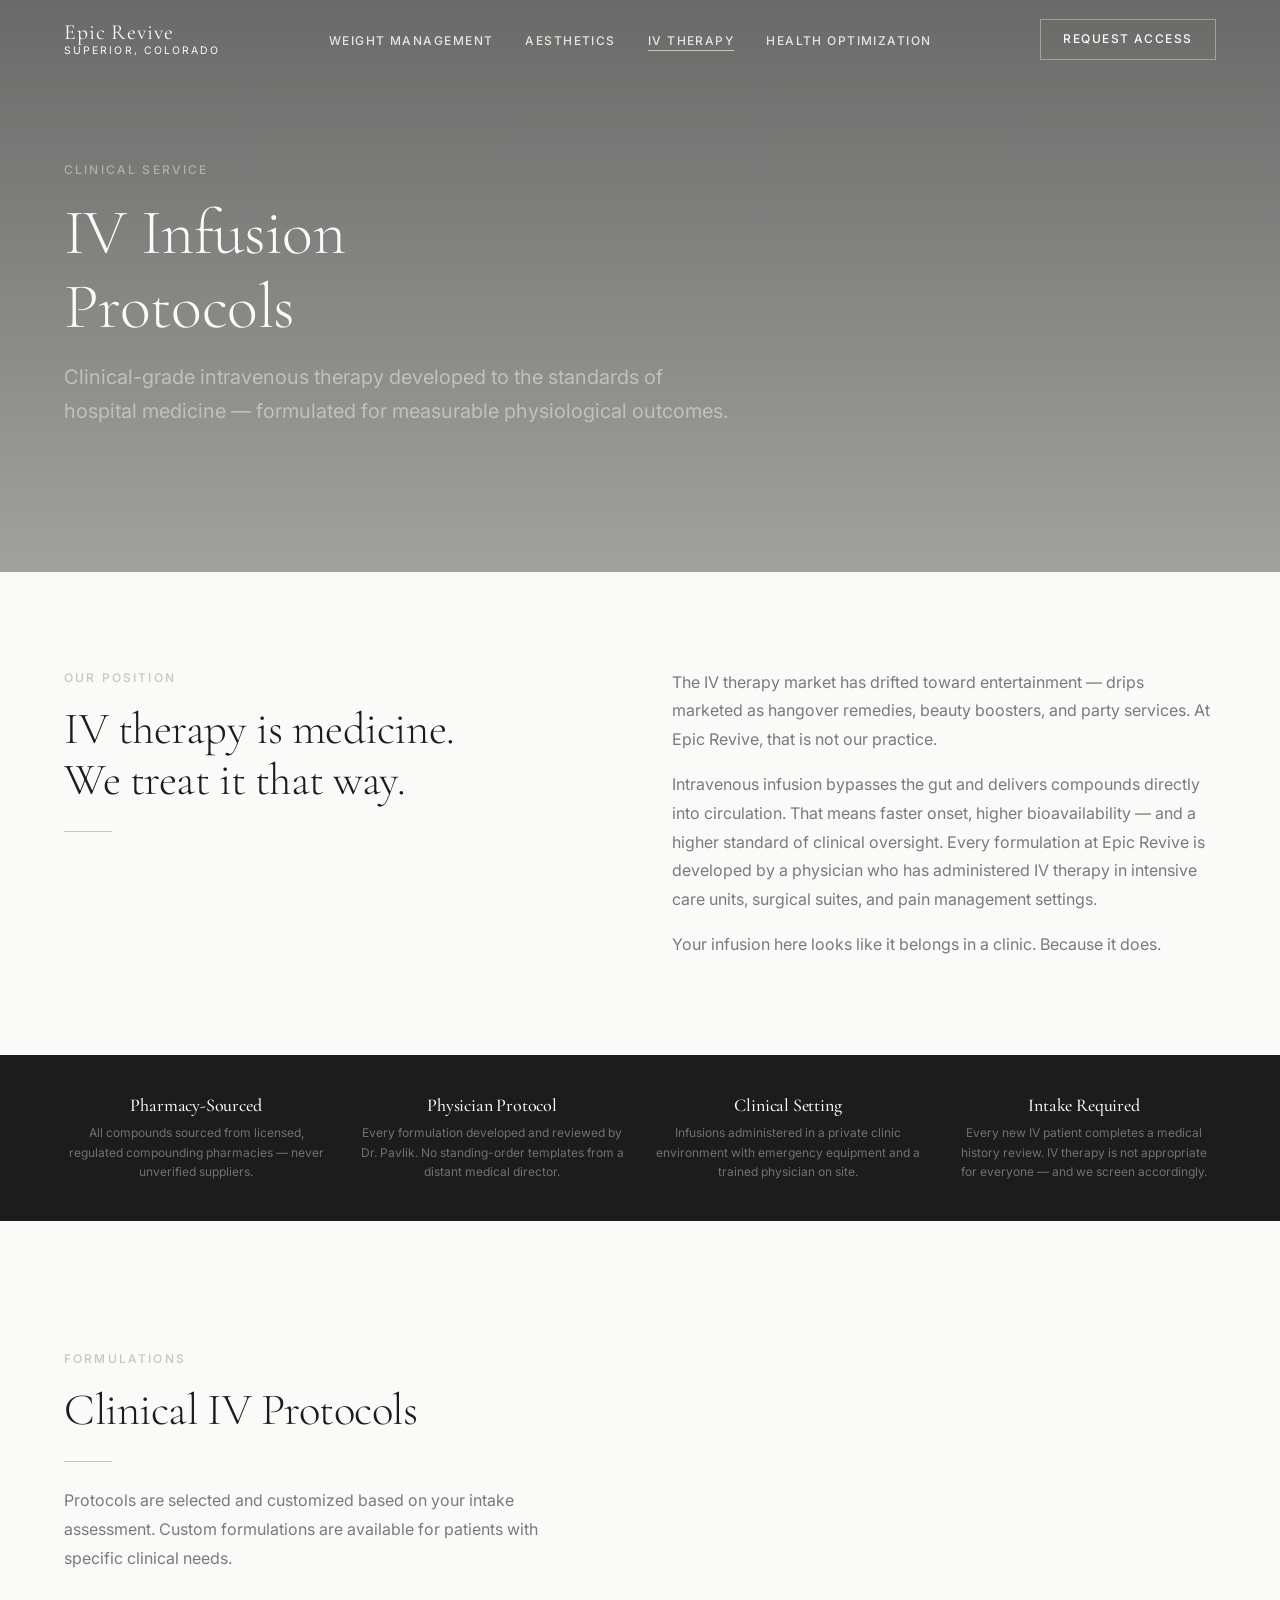
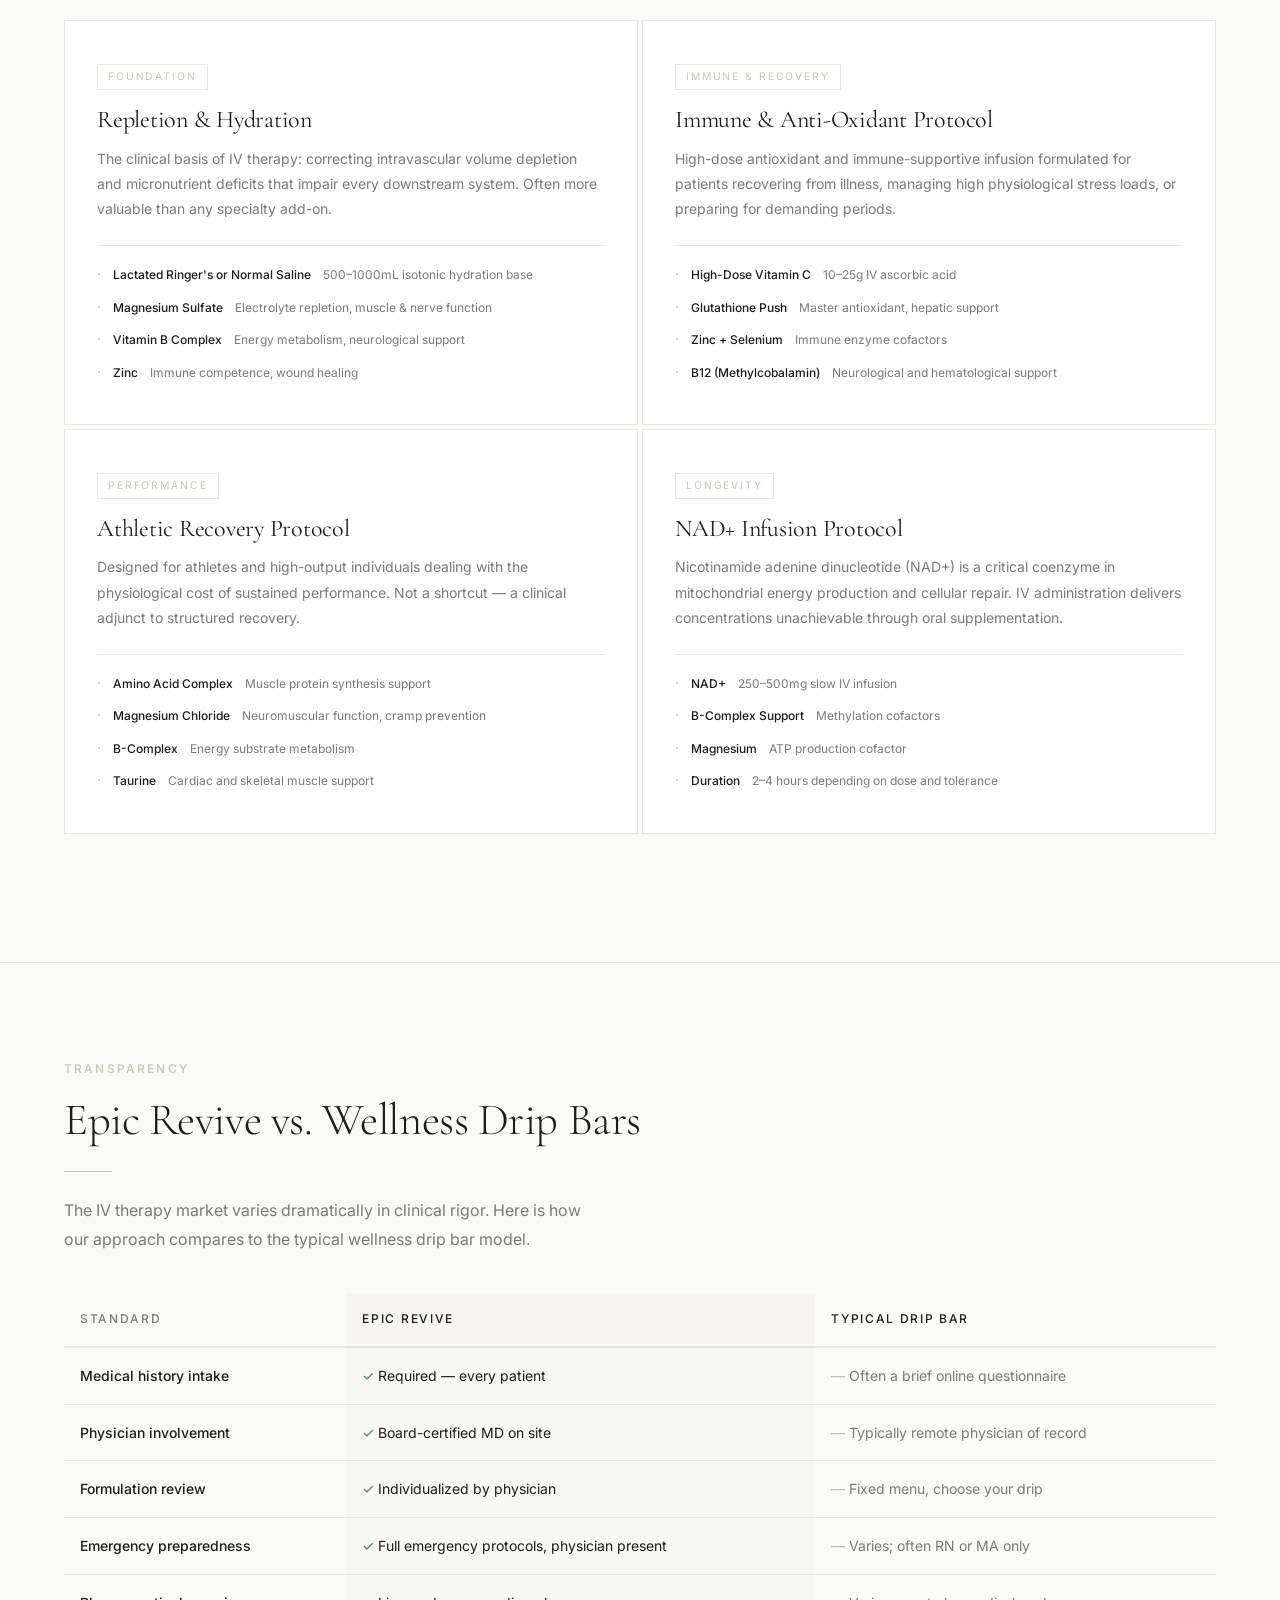
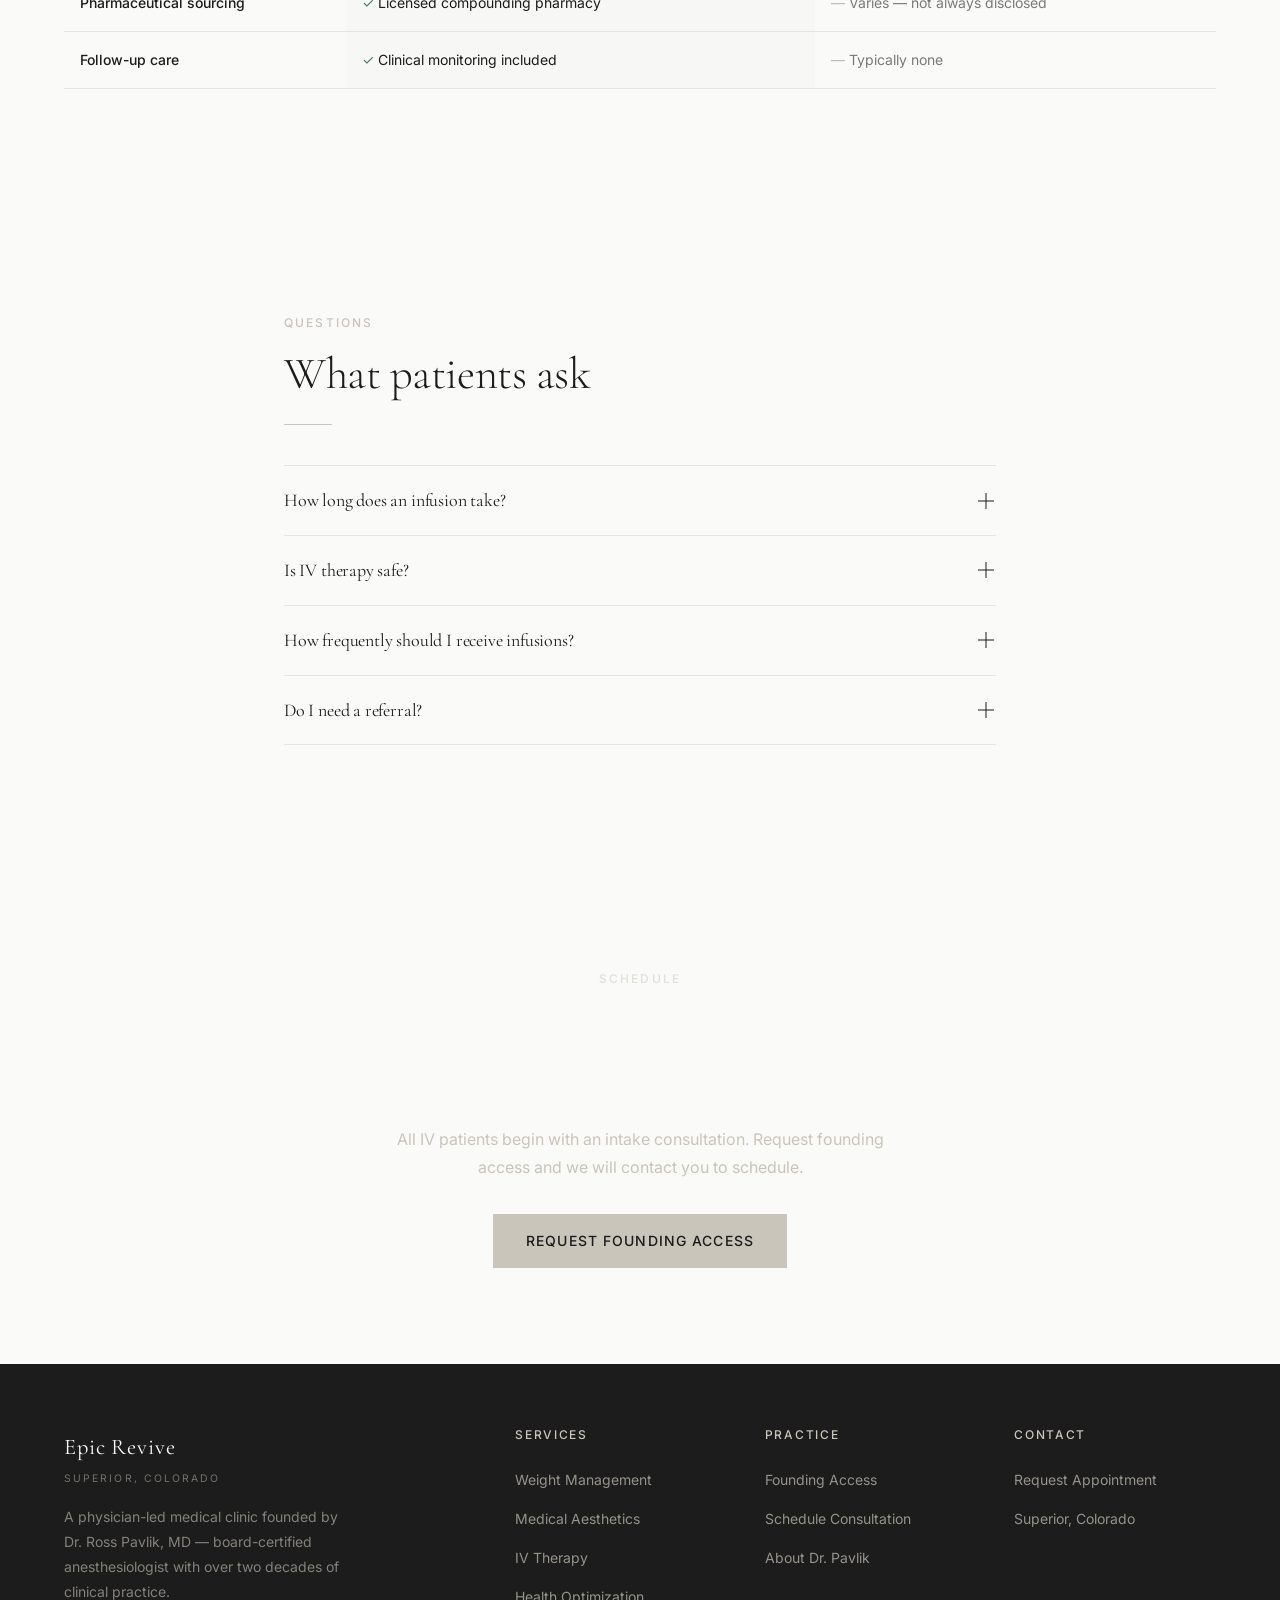
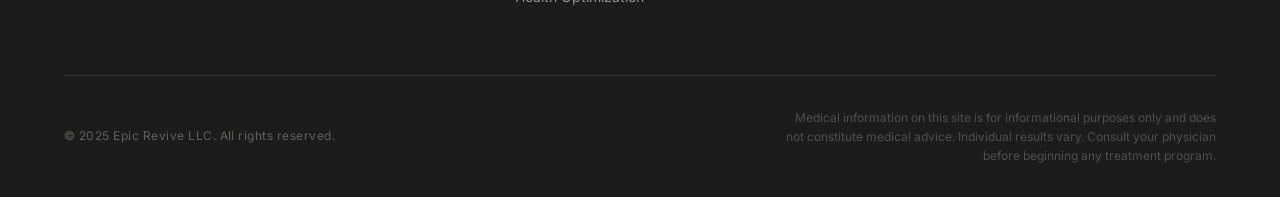
<file: iv-therapy.html>
<!DOCTYPE html>
<html lang="en">
<head>
  <meta charset="UTF-8" />
  <meta name="viewport" content="width=device-width, initial-scale=1.0" />
  <title>IV Therapy &amp; Infusion Protocols | Epic Revive — Superior, Colorado</title>
  <meta name="description" content="Clinical-grade IV infusion protocols in Superior, Colorado. Physician-developed formulations for hydration, nutrient repletion, immune support, and performance recovery. Not a wellness spa." />
  <meta name="keywords" content="IV therapy Superior Colorado, clinical IV infusion Boulder County, physician IV therapy Front Range, NAD+ infusion Colorado, hydration therapy medical" />

  <link rel="preconnect" href="https://fonts.googleapis.com" />
  <link rel="preconnect" href="https://fonts.gstatic.com" crossorigin />
  <link href="https://fonts.googleapis.com/css2?family=Cormorant+Garamond:ital,wght@0,300;0,400;0,500;1,300;1,400&family=Inter:wght@300;400;500;600&display=swap" rel="stylesheet" />
  <link rel="stylesheet" href="css/styles.css" />

  <link rel="icon" type="image/svg+xml" href="data:image/svg+xml,<svg xmlns='http://www.w3.org/2000/svg' viewBox='0 0 32 32'><rect width='32' height='32' fill='%231C1C1C'/><text x='50%' y='56%' dominant-baseline='middle' text-anchor='middle' fill='%23C9C5BA' font-size='16' font-family='Georgia'>E</text></svg>" />

  <style>
    .protocol-cards {
      display: grid;
      grid-template-columns: repeat(2, 1fr);
      gap: var(--space-1);
    }

    .protocol-card {
      background-color: var(--color-white);
      border: 1px solid var(--color-border);
      padding: var(--space-10) var(--space-8);
    }

    .protocol-card__badge {
      display: inline-block;
      font-size: 0.65rem;
      letter-spacing: 0.18em;
      text-transform: uppercase;
      color: var(--color-taupe);
      border: 1px solid var(--color-border);
      padding: 3px 10px;
      margin-bottom: var(--space-4);
    }

    .protocol-card h3 {
      font-size: var(--text-xl);
      margin-bottom: var(--space-3);
    }

    .protocol-card p {
      font-size: var(--text-sm);
      margin-bottom: var(--space-6);
      max-width: none;
    }

    .protocol-card__components {
      display: flex;
      flex-direction: column;
      gap: var(--space-2);
      border-top: 1px solid var(--color-border);
      padding-top: var(--space-4);
    }

    .protocol-card__component {
      display: flex;
      align-items: baseline;
      gap: var(--space-3);
      font-size: var(--text-xs);
    }

    .protocol-card__component::before {
      content: '·';
      color: var(--color-taupe);
      font-size: 1.2em;
      flex-shrink: 0;
    }

    .protocol-card__component span:first-of-type {
      color: var(--color-charcoal);
      font-weight: 500;
    }

    .protocol-card__component span:last-of-type {
      color: var(--color-warm-gray);
    }

    .safety-bar {
      background-color: var(--color-charcoal);
      padding: var(--space-10) 0;
    }

    .safety-bar__inner {
      display: grid;
      grid-template-columns: repeat(4, 1fr);
      gap: var(--space-8);
      text-align: center;
    }

    .safety-bar__item h4 {
      color: var(--color-off-white);
      font-size: var(--text-md);
      margin-bottom: var(--space-2);
    }

    .safety-bar__item p {
      font-size: var(--text-xs);
      color: rgba(201,197,186,0.5);
      max-width: none;
      line-height: 1.6;
    }

    .comparison-table {
      width: 100%;
      border-collapse: collapse;
      margin-top: var(--space-8);
    }

    .comparison-table th {
      font-family: var(--font-body);
      font-size: var(--text-xs);
      letter-spacing: 0.14em;
      text-transform: uppercase;
      font-weight: 500;
      padding: var(--space-4);
      border-bottom: 2px solid var(--color-border);
      text-align: left;
    }

    .comparison-table th:first-child {
      color: var(--color-warm-gray);
    }

    .comparison-table th:nth-child(2) {
      color: var(--color-charcoal);
      background-color: rgba(201, 197, 186, 0.1);
    }

    .comparison-table td {
      padding: var(--space-4);
      font-size: var(--text-sm);
      border-bottom: 1px solid var(--color-border);
      vertical-align: middle;
    }

    .comparison-table td:first-child {
      color: var(--color-charcoal);
      font-weight: 500;
    }

    .comparison-table td:nth-child(2) {
      background-color: rgba(201, 197, 186, 0.05);
      color: var(--color-charcoal);
    }

    .comparison-table td:nth-child(3) {
      color: var(--color-warm-gray);
    }

    .check { color: #4a7c59; }
    .cross  { color: var(--color-warm-gray); opacity: 0.5; }

    @media (max-width: 768px) {
      .protocol-cards {
        grid-template-columns: 1fr;
      }
      .safety-bar__inner {
        grid-template-columns: repeat(2, 1fr);
      }
    }

    @media (max-width: 480px) {
      .safety-bar__inner {
        grid-template-columns: 1fr;
      }
    }
  </style>
</head>
<body>

  <!-- Navigation -->
  <nav class="nav nav--light" id="nav">
    <div class="container">
      <div class="nav__inner">
        <a href="index.html" class="nav__logo">
          <span class="nav__logo-name">Epic Revive</span>
          <span class="nav__logo-tagline">Superior, Colorado</span>
        </a>
        <ul class="nav__links">
          <li><a href="weight-management.html" class="nav__link">Weight Management</a></li>
          <li><a href="medical-aesthetics.html" class="nav__link">Aesthetics</a></li>
          <li><a href="iv-therapy.html" class="nav__link active">IV Therapy</a></li>
          <li><a href="health-optimization.html" class="nav__link">Health Optimization</a></li>
        </ul>
        <div style="display:flex;align-items:center;gap:var(--space-4)">
          <a href="index.html#founding-access-bottom" class="nav__cta">Request Access</a>
          <button class="nav__hamburger" id="hamburger" aria-label="Open menu" aria-expanded="false">
            <span></span><span></span><span></span>
          </button>
        </div>
      </div>
    </div>
  </nav>

  <div class="nav__drawer" id="nav-drawer">
    <a href="weight-management.html" class="nav__link">Weight Management</a>
    <a href="medical-aesthetics.html" class="nav__link">Aesthetics</a>
    <a href="iv-therapy.html" class="nav__link">IV Therapy</a>
    <a href="health-optimization.html" class="nav__link">Health Optimization</a>
    <a href="index.html#founding-access-bottom" class="btn btn--primary" style="margin-top:var(--space-2)">Request Founding Access</a>
  </div>

  <!-- Page Hero -->
  <section class="page-hero">
    <div class="page-hero__bg" style="background-image: url('https://images.unsplash.com/photo-1559757148-5c350d0d3c56?w=1920&q=90&auto=format&fit=crop');" role="img" aria-label="Premium clinical medical environment"></div>
    <div class="container page-hero__content" style="padding-bottom:var(--space-20);">
      <span class="eyebrow" style="color:rgba(201,197,186,0.7)">Clinical Service</span>
      <h1>IV Infusion<br>Protocols</h1>
      <p class="lead">Clinical-grade intravenous therapy developed to the standards of hospital medicine — formulated for measurable physiological outcomes.</p>
    </div>
  </section>

  <!-- Positioning -->
  <section class="section">
    <div class="container">
      <div style="display:grid;grid-template-columns:1fr 1fr;gap:var(--space-16);align-items:start;" class="fade-in">
        <div>
          <span class="eyebrow">Our Position</span>
          <h2 style="margin-bottom:var(--space-6);">IV therapy is medicine.<br>We treat it that way.</h2>
          <div class="rule"></div>
        </div>
        <div>
          <p style="margin-bottom:var(--space-4);">The IV therapy market has drifted toward entertainment — drips marketed as hangover remedies, beauty boosters, and party services. At Epic Revive, that is not our practice.</p>
          <p style="margin-bottom:var(--space-4);">Intravenous infusion bypasses the gut and delivers compounds directly into circulation. That means faster onset, higher bioavailability — and a higher standard of clinical oversight. Every formulation at Epic Revive is developed by a physician who has administered IV therapy in intensive care units, surgical suites, and pain management settings.</p>
          <p>Your infusion here looks like it belongs in a clinic. Because it does.</p>
        </div>
      </div>
    </div>
  </section>

  <!-- Safety Standards Bar -->
  <div class="safety-bar">
    <div class="container">
      <div class="safety-bar__inner">
        <div class="safety-bar__item">
          <h4>Pharmacy-Sourced</h4>
          <p>All compounds sourced from licensed, regulated compounding pharmacies — never unverified suppliers.</p>
        </div>
        <div class="safety-bar__item">
          <h4>Physician Protocol</h4>
          <p>Every formulation developed and reviewed by Dr. Pavlik. No standing-order templates from a distant medical director.</p>
        </div>
        <div class="safety-bar__item">
          <h4>Clinical Setting</h4>
          <p>Infusions administered in a private clinic environment with emergency equipment and a trained physician on site.</p>
        </div>
        <div class="safety-bar__item">
          <h4>Intake Required</h4>
          <p>Every new IV patient completes a medical history review. IV therapy is not appropriate for everyone — and we screen accordingly.</p>
        </div>
      </div>
    </div>
  </div>

  <!-- Protocol Cards -->
  <section class="section--lg">
    <div class="container">
      <div class="fade-in" style="margin-bottom:var(--space-12);">
        <span class="eyebrow">Formulations</span>
        <h2>Clinical IV Protocols</h2>
        <div class="rule"></div>
        <p style="max-width:52ch;">Protocols are selected and customized based on your intake assessment. Custom formulations are available for patients with specific clinical needs.</p>
      </div>

      <div class="protocol-cards fade-in">
        <div class="protocol-card">
          <span class="protocol-card__badge">Foundation</span>
          <h3>Repletion &amp; Hydration</h3>
          <p>The clinical basis of IV therapy: correcting intravascular volume depletion and micronutrient deficits that impair every downstream system. Often more valuable than any specialty add-on.</p>
          <div class="protocol-card__components">
            <div class="protocol-card__component">
              <span>Lactated Ringer's or Normal Saline</span>
              <span>500–1000mL isotonic hydration base</span>
            </div>
            <div class="protocol-card__component">
              <span>Magnesium Sulfate</span>
              <span>Electrolyte repletion, muscle &amp; nerve function</span>
            </div>
            <div class="protocol-card__component">
              <span>Vitamin B Complex</span>
              <span>Energy metabolism, neurological support</span>
            </div>
            <div class="protocol-card__component">
              <span>Zinc</span>
              <span>Immune competence, wound healing</span>
            </div>
          </div>
        </div>

        <div class="protocol-card">
          <span class="protocol-card__badge">Immune &amp; Recovery</span>
          <h3>Immune &amp; Anti-Oxidant Protocol</h3>
          <p>High-dose antioxidant and immune-supportive infusion formulated for patients recovering from illness, managing high physiological stress loads, or preparing for demanding periods.</p>
          <div class="protocol-card__components">
            <div class="protocol-card__component">
              <span>High-Dose Vitamin C</span>
              <span>10–25g IV ascorbic acid</span>
            </div>
            <div class="protocol-card__component">
              <span>Glutathione Push</span>
              <span>Master antioxidant, hepatic support</span>
            </div>
            <div class="protocol-card__component">
              <span>Zinc + Selenium</span>
              <span>Immune enzyme cofactors</span>
            </div>
            <div class="protocol-card__component">
              <span>B12 (Methylcobalamin)</span>
              <span>Neurological and hematological support</span>
            </div>
          </div>
        </div>

        <div class="protocol-card">
          <span class="protocol-card__badge">Performance</span>
          <h3>Athletic Recovery Protocol</h3>
          <p>Designed for athletes and high-output individuals dealing with the physiological cost of sustained performance. Not a shortcut — a clinical adjunct to structured recovery.</p>
          <div class="protocol-card__components">
            <div class="protocol-card__component">
              <span>Amino Acid Complex</span>
              <span>Muscle protein synthesis support</span>
            </div>
            <div class="protocol-card__component">
              <span>Magnesium Chloride</span>
              <span>Neuromuscular function, cramp prevention</span>
            </div>
            <div class="protocol-card__component">
              <span>B-Complex</span>
              <span>Energy substrate metabolism</span>
            </div>
            <div class="protocol-card__component">
              <span>Taurine</span>
              <span>Cardiac and skeletal muscle support</span>
            </div>
          </div>
        </div>

        <div class="protocol-card">
          <span class="protocol-card__badge">Longevity</span>
          <h3>NAD+ Infusion Protocol</h3>
          <p>Nicotinamide adenine dinucleotide (NAD+) is a critical coenzyme in mitochondrial energy production and cellular repair. IV administration delivers concentrations unachievable through oral supplementation.</p>
          <div class="protocol-card__components">
            <div class="protocol-card__component">
              <span>NAD+</span>
              <span>250–500mg slow IV infusion</span>
            </div>
            <div class="protocol-card__component">
              <span>B-Complex Support</span>
              <span>Methylation cofactors</span>
            </div>
            <div class="protocol-card__component">
              <span>Magnesium</span>
              <span>ATP production cofactor</span>
            </div>
            <div class="protocol-card__component">
              <span>Duration</span>
              <span>2–4 hours depending on dose and tolerance</span>
            </div>
          </div>
        </div>
      </div>
    </div>
  </section>

  <!-- Comparison -->
  <section class="section" style="background-color:var(--color-off-white);border-top:1px solid var(--color-border);">
    <div class="container fade-in">
      <div style="margin-bottom:var(--space-10);">
        <span class="eyebrow">Transparency</span>
        <h2>Epic Revive vs. Wellness Drip Bars</h2>
        <div class="rule"></div>
        <p style="max-width:52ch;">The IV therapy market varies dramatically in clinical rigor. Here is how our approach compares to the typical wellness drip bar model.</p>
      </div>

      <table class="comparison-table" aria-label="Comparison of Epic Revive and wellness drip bar IV therapy">
        <thead>
          <tr>
            <th>Standard</th>
            <th>Epic Revive</th>
            <th>Typical Drip Bar</th>
          </tr>
        </thead>
        <tbody>
          <tr>
            <td>Medical history intake</td>
            <td><span class="check">✓</span> Required — every patient</td>
            <td><span class="cross">—</span> Often a brief online questionnaire</td>
          </tr>
          <tr>
            <td>Physician involvement</td>
            <td><span class="check">✓</span> Board-certified MD on site</td>
            <td><span class="cross">—</span> Typically remote physician of record</td>
          </tr>
          <tr>
            <td>Formulation review</td>
            <td><span class="check">✓</span> Individualized by physician</td>
            <td><span class="cross">—</span> Fixed menu, choose your drip</td>
          </tr>
          <tr>
            <td>Emergency preparedness</td>
            <td><span class="check">✓</span> Full emergency protocols, physician present</td>
            <td><span class="cross">—</span> Varies; often RN or MA only</td>
          </tr>
          <tr>
            <td>Pharmaceutical sourcing</td>
            <td><span class="check">✓</span> Licensed compounding pharmacy</td>
            <td><span class="cross">—</span> Varies — not always disclosed</td>
          </tr>
          <tr>
            <td>Follow-up care</td>
            <td><span class="check">✓</span> Clinical monitoring included</td>
            <td><span class="cross">—</span> Typically none</td>
          </tr>
        </tbody>
      </table>
    </div>
  </section>

  <!-- FAQ -->
  <section class="section--lg">
    <div class="container container--narrow">
      <div class="fade-in" style="margin-bottom:var(--space-10);">
        <span class="eyebrow">Questions</span>
        <h2>What patients ask</h2>
        <div class="rule"></div>
      </div>

      <div class="faq-list fade-in">
        <div class="faq-item">
          <button class="faq-item__trigger">
            <h4>How long does an infusion take?</h4>
            <div class="faq-item__icon"></div>
          </button>
          <div class="faq-item__body">
            <p>Standard hydration and nutrient protocols typically run 45 to 90 minutes. NAD+ infusions are administered slowly and may require 2 to 4 hours depending on dose. All infusion rates are clinically determined to optimize safety and tolerability.</p>
          </div>
        </div>
        <div class="faq-item">
          <button class="faq-item__trigger">
            <h4>Is IV therapy safe?</h4>
            <div class="faq-item__icon"></div>
          </button>
          <div class="faq-item__body">
            <p>When administered in a proper clinical environment by qualified practitioners using appropriate protocols, IV therapy carries a low risk profile. At Epic Revive, that standard is maintained rigorously. We screen patients for contraindications, administer at correct infusion rates, and are equipped to manage adverse events.</p>
          </div>
        </div>
        <div class="faq-item">
          <button class="faq-item__trigger">
            <h4>How frequently should I receive infusions?</h4>
            <div class="faq-item__icon"></div>
          </button>
          <div class="faq-item__body">
            <p>Frequency depends entirely on clinical indication. We do not recommend a default maintenance schedule for all patients. After your intake assessment, Dr. Pavlik will provide a clinically reasoned recommendation based on your labs, symptoms, and goals.</p>
          </div>
        </div>
        <div class="faq-item">
          <button class="faq-item__trigger">
            <h4>Do I need a referral?</h4>
            <div class="faq-item__icon"></div>
          </button>
          <div class="faq-item__body">
            <p>No referral is required. However, all new IV patients complete a medical history intake with Dr. Pavlik before their first infusion. This is non-negotiable — it is not optional and it is not an upsell. It is a clinical standard.</p>
          </div>
        </div>
      </div>
    </div>
  </section>

  <!-- CTA -->
  <section class="section founding-section">
    <div class="container cta-section">
      <div class="fade-in">
        <span class="eyebrow" style="color:rgba(201,197,186,0.5);">Schedule</span>
        <h2 style="color:var(--color-off-white);">Begin with a<br><em>clinical intake</em></h2>
        <p style="color:var(--color-taupe);margin:0 auto var(--space-8);">All IV patients begin with an intake consultation. Request founding access and we will contact you to schedule.</p>
        <a href="index.html#founding-access-bottom" class="btn btn--taupe">Request Founding Access</a>
      </div>
    </div>
  </section>

  <!-- Footer -->
  <footer class="footer">
    <div class="container">
      <div class="footer__top">
        <div class="footer__brand">
          <div class="footer__logo-name">Epic Revive</div>
          <div class="footer__logo-tagline">Superior, Colorado</div>
          <p>A physician-led medical clinic founded by Dr. Ross Pavlik, MD — board-certified anesthesiologist with over two decades of clinical practice.</p>
        </div>
        <div class="footer__nav">
          <h5>Services</h5>
          <ul>
            <li><a href="weight-management.html">Weight Management</a></li>
            <li><a href="medical-aesthetics.html">Medical Aesthetics</a></li>
            <li><a href="iv-therapy.html">IV Therapy</a></li>
            <li><a href="health-optimization.html">Health Optimization</a></li>
          </ul>
        </div>
        <div class="footer__nav">
          <h5>Practice</h5>
          <ul>
            <li><a href="index.html#founding-access-bottom">Founding Access</a></li>
            <li><a href="index.html#founding-access-bottom">Schedule Consultation</a></li>
            <li><a href="index.html">About Dr. Pavlik</a></li>
          </ul>
        </div>
        <div class="footer__nav">
          <h5>Contact</h5>
          <ul>
            <li><a href="index.html#founding-access-bottom">Request Appointment</a></li>
            <li><a href="index.html">Superior, Colorado</a></li>
          </ul>
        </div>
      </div>
      <div class="footer__bottom">
        <div class="footer__legal">&copy; 2025 Epic Revive LLC. All rights reserved.</div>
        <div class="footer__disclaimer">Medical information on this site is for informational purposes only and does not constitute medical advice. Individual results vary. Consult your physician before beginning any treatment program.</div>
      </div>
    </div>
  </footer>

  <script src="js/main.js"></script>
</body>
</html>
</file>
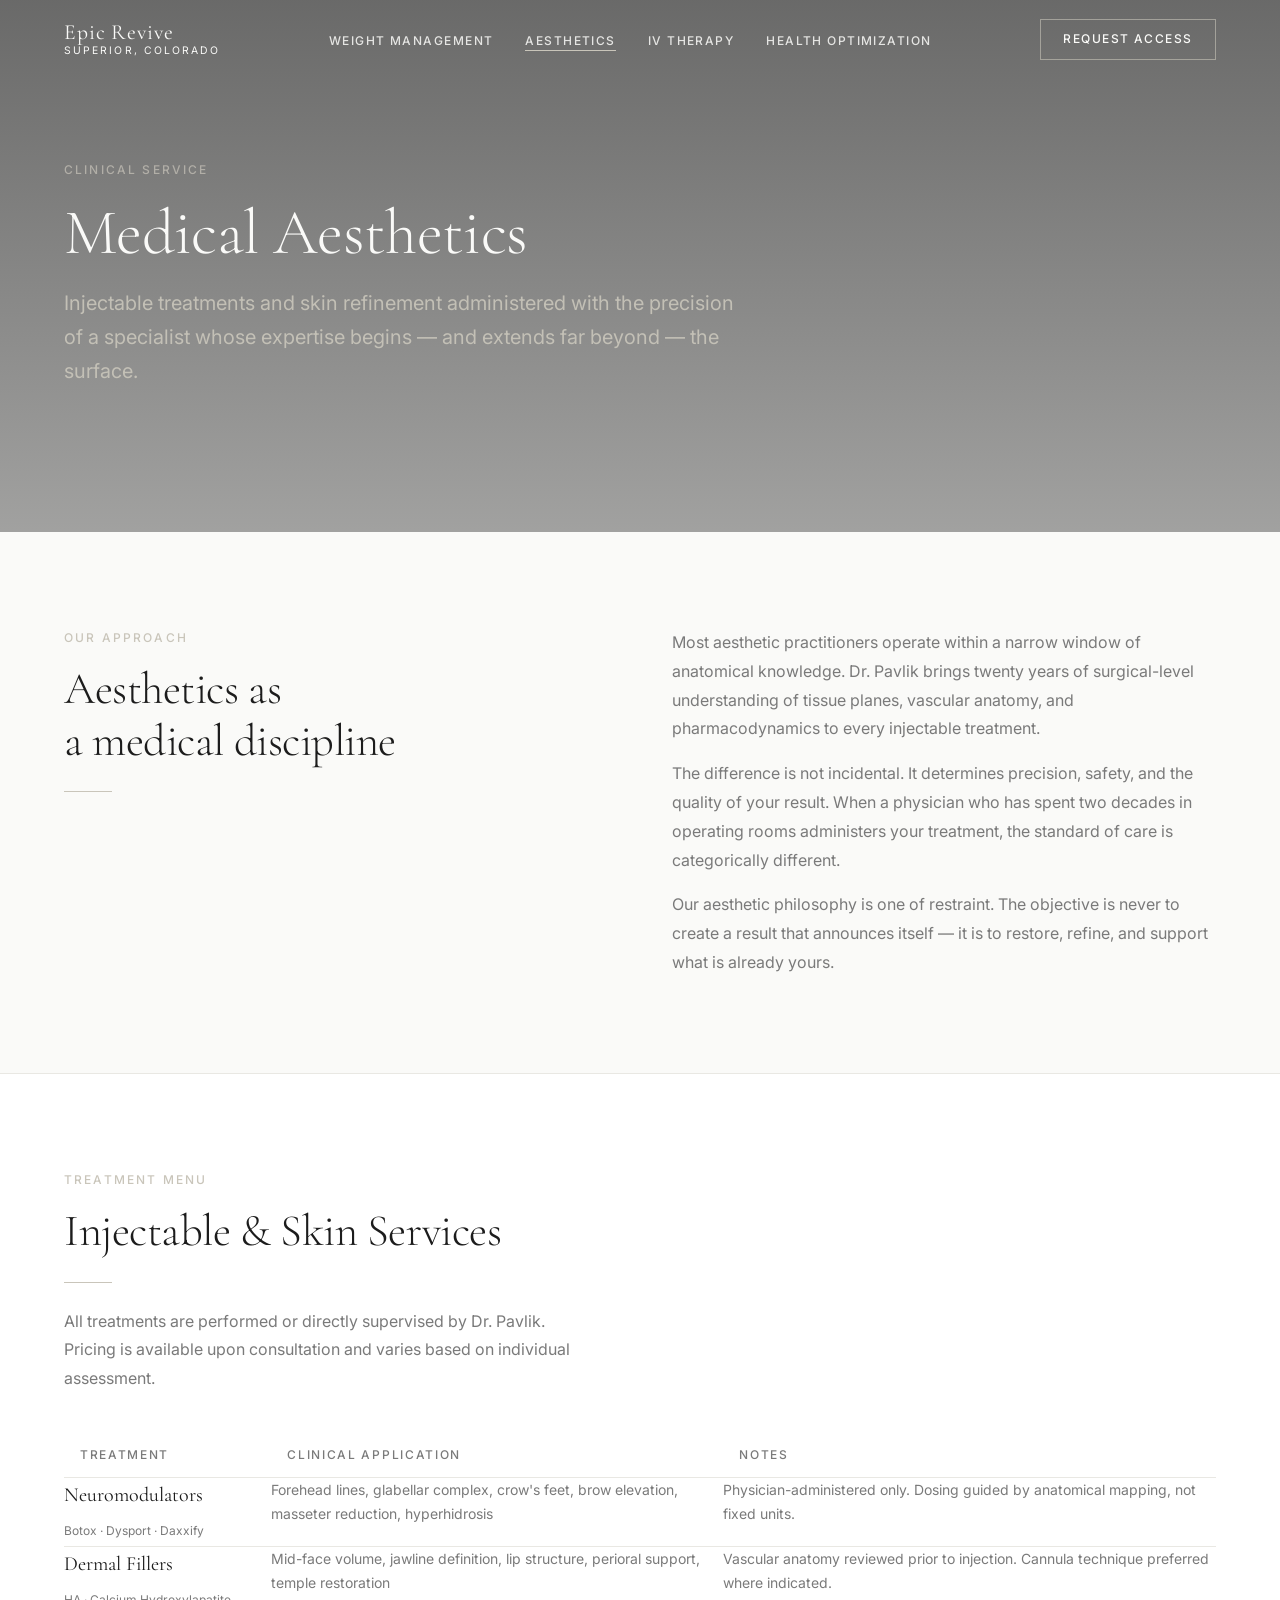
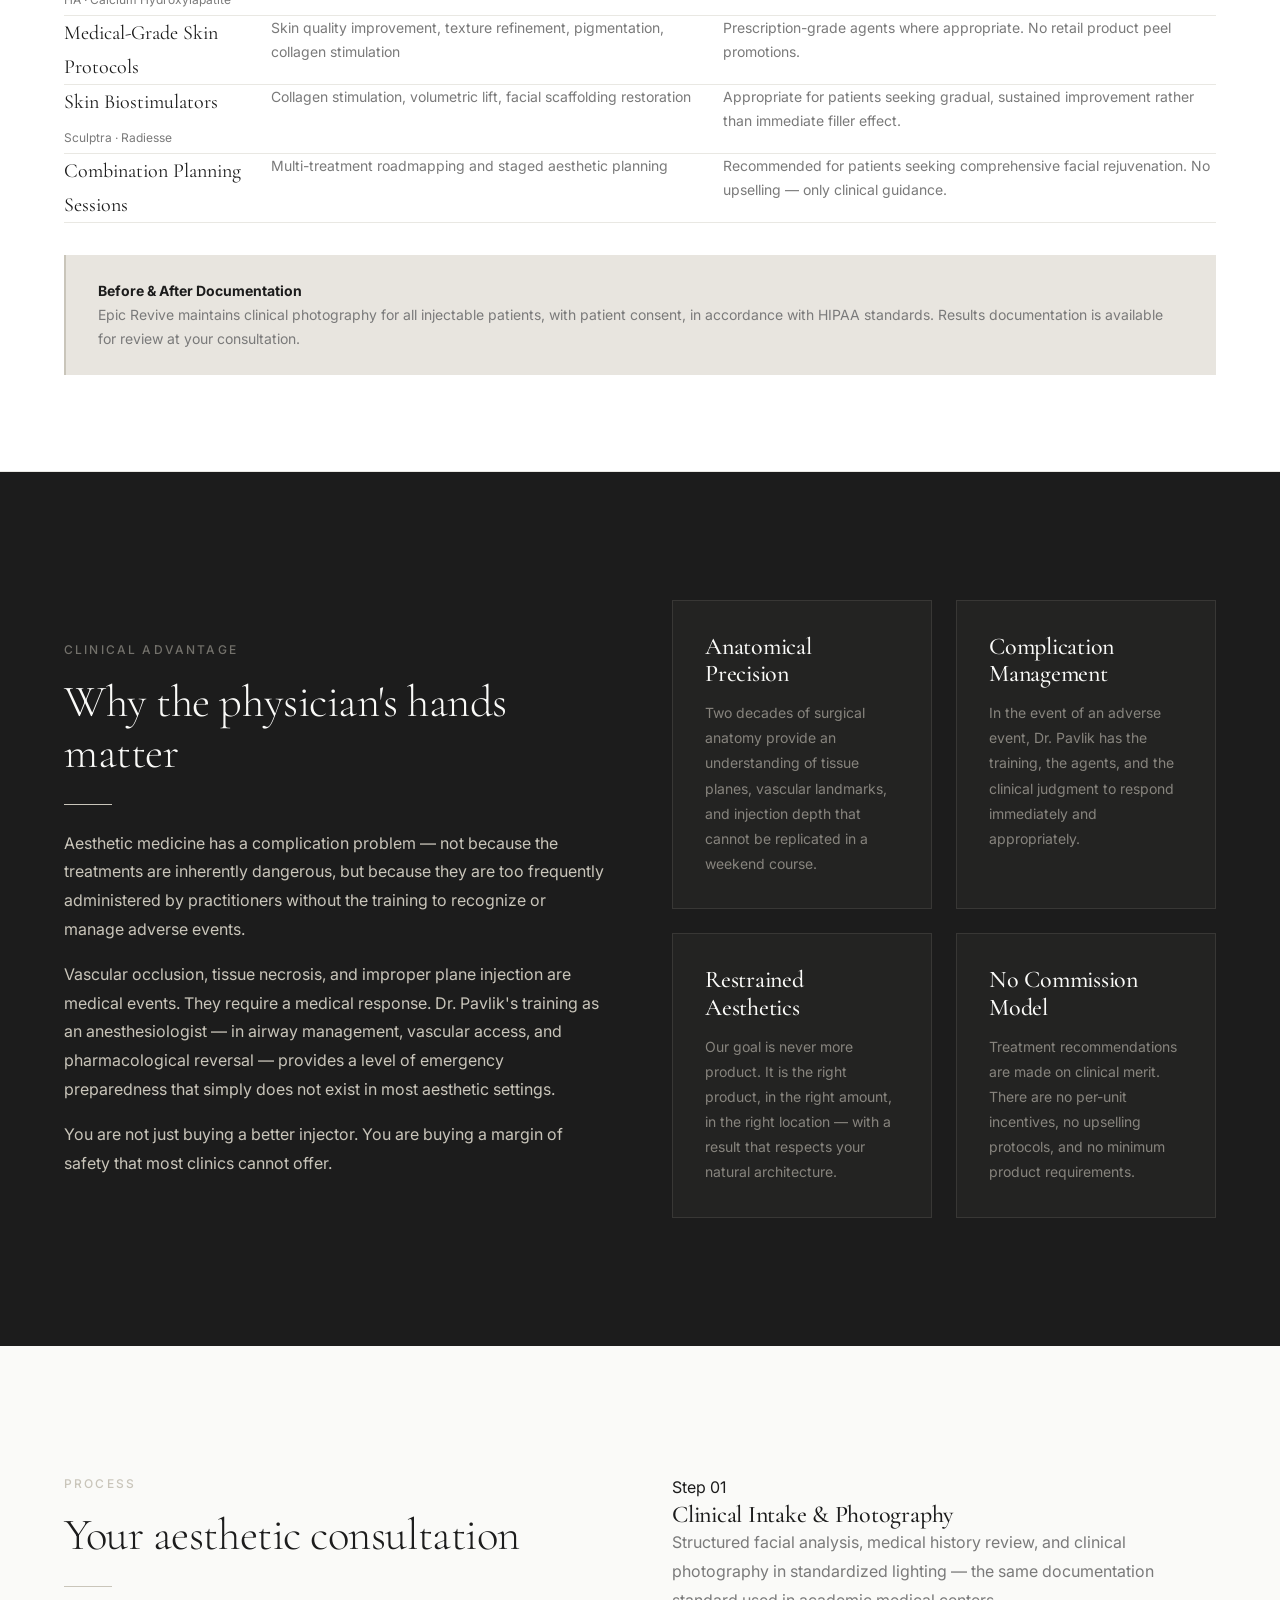
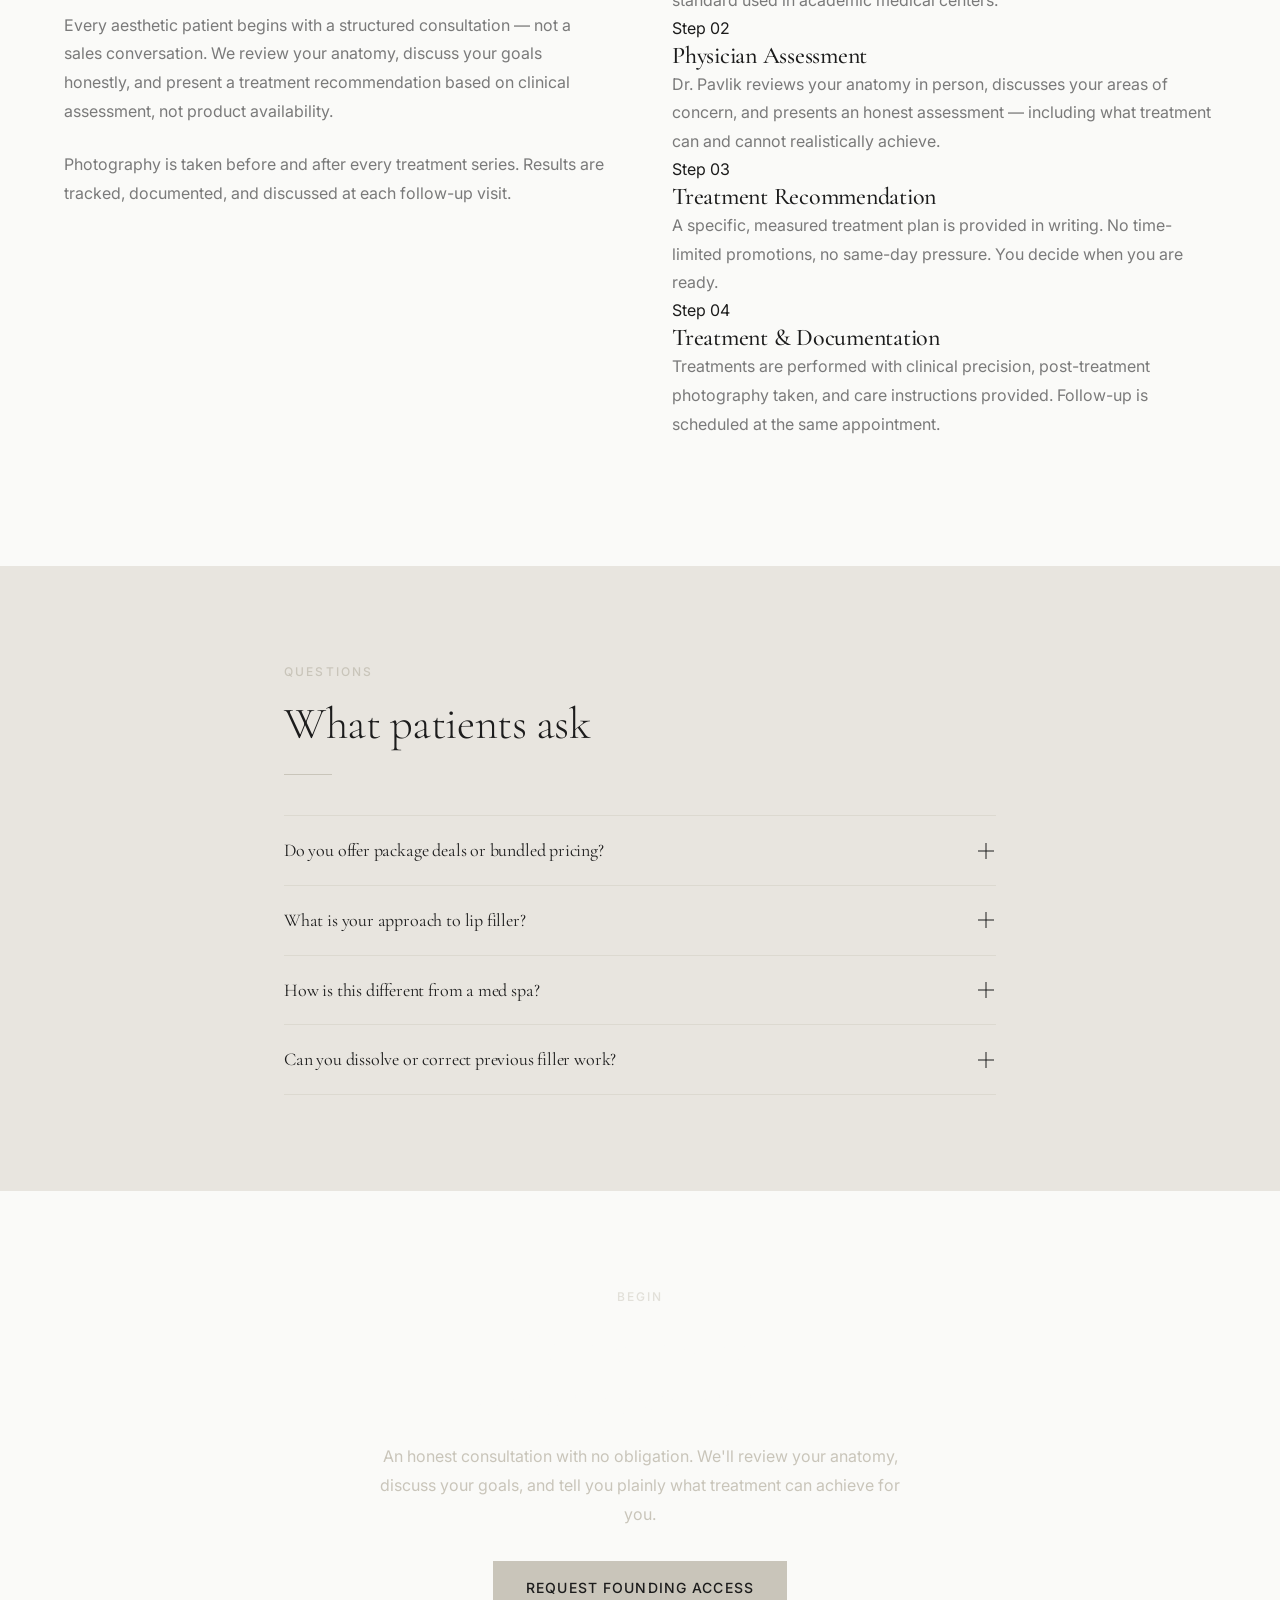
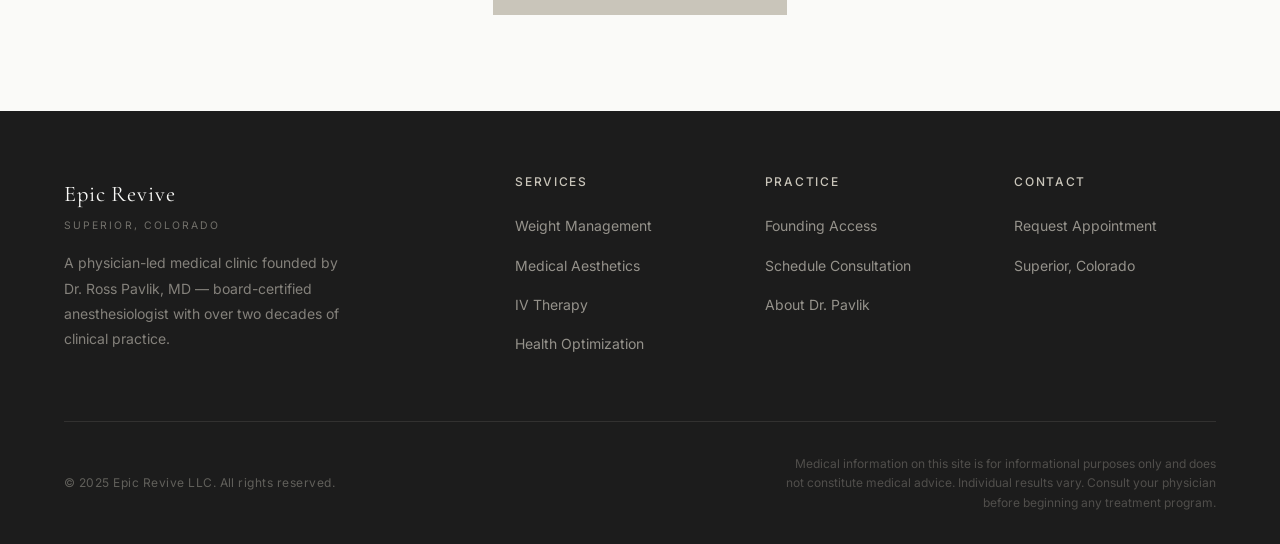
<file: medical-aesthetics.html>
<!DOCTYPE html>
<html lang="en">
<head>
  <meta charset="UTF-8" />
  <meta name="viewport" content="width=device-width, initial-scale=1.0" />
  <title>Medical Aesthetics | Epic Revive — Superior, Colorado</title>
  <meta name="description" content="Precision injectable treatments and medical-grade skin protocols administered by a board-certified anesthesiologist in Superior, Colorado. Refined results. Clinical precision." />
  <meta name="keywords" content="medical aesthetics Superior Colorado, Botox physician administered Boulder, dermal fillers anesthesiologist, medical grade skin treatment Front Range CO" />

  <link rel="preconnect" href="https://fonts.googleapis.com" />
  <link rel="preconnect" href="https://fonts.gstatic.com" crossorigin />
  <link href="https://fonts.googleapis.com/css2?family=Cormorant+Garamond:ital,wght@0,300;0,400;0,500;1,300;1,400&family=Inter:wght@300;400;500;600&display=swap" rel="stylesheet" />
  <link rel="stylesheet" href="css/styles.css" />

  <link rel="icon" type="image/svg+xml" href="data:image/svg+xml,<svg xmlns='http://www.w3.org/2000/svg' viewBox='0 0 32 32'><rect width='32' height='32' fill='%231C1C1C'/><text x='50%' y='56%' dominant-baseline='middle' text-anchor='middle' fill='%23C9C5BA' font-size='16' font-family='Georgia'>E</text></svg>" />

  <style>
    .services-table {
      width: 100%;
      border-collapse: collapse;
    }

    .services-table thead th {
      font-family: var(--font-body);
      font-size: var(--text-xs);
      letter-spacing: 0.14em;
      text-transform: uppercase;
      font-weight: 500;
      color: var(--color-warm-gray);
      padding: var(--space-3) var(--space-4);
      border-bottom: 1px solid var(--color-border);
      text-align: left;
    }

    .services-table tbody tr {
      border-bottom: 1px solid var(--color-border);
      transition: background-color var(--transition-base);
    }

    .services-table tbody tr:hover {
      background-color: var(--color-taupe-light);
    }

    .services-table td {
      padding: var(--space-5) var(--space-4);
      vertical-align: top;
    }

    .services-table td:first-child {
      font-family: var(--font-heading);
      font-size: var(--text-lg);
      font-weight: 400;
      color: var(--color-charcoal);
    }

    .services-table td:not(:first-child) {
      font-size: var(--text-sm);
      color: var(--color-warm-gray);
    }

    .differentiator-block {
      background-color: var(--color-charcoal);
      padding: var(--space-16) var(--space-12);
    }

    .aesthetic-pillars {
      display: grid;
      grid-template-columns: repeat(2, 1fr);
      gap: var(--space-6);
    }

    .aesthetic-pillar {
      padding: var(--space-8);
      border: 1px solid var(--color-border);
    }

    .aesthetic-pillar h4 {
      margin-bottom: var(--space-3);
    }

    .aesthetic-pillar p {
      font-size: var(--text-sm);
      max-width: none;
    }

    .before-after-note {
      background-color: var(--color-taupe-light);
      border-left: 2px solid var(--color-taupe);
      padding: var(--space-6) var(--space-8);
      font-size: var(--text-sm);
      color: var(--color-warm-gray);
    }

    @media (max-width: 768px) {
      .aesthetic-pillars {
        grid-template-columns: 1fr;
      }
      .services-table thead { display: none; }
      .services-table td { display: block; padding: var(--space-2) 0; }
      .services-table td:first-child { font-size: var(--text-md); border-bottom: none; }
      .services-table tr { display: block; padding: var(--space-4) 0; border-bottom: 1px solid var(--color-border); }
    }
  </style>
</head>
<body>

  <!-- Navigation -->
  <nav class="nav nav--light" id="nav">
    <div class="container">
      <div class="nav__inner">
        <a href="index.html" class="nav__logo">
          <span class="nav__logo-name">Epic Revive</span>
          <span class="nav__logo-tagline">Superior, Colorado</span>
        </a>
        <ul class="nav__links">
          <li><a href="weight-management.html" class="nav__link">Weight Management</a></li>
          <li><a href="medical-aesthetics.html" class="nav__link active">Aesthetics</a></li>
          <li><a href="iv-therapy.html" class="nav__link">IV Therapy</a></li>
          <li><a href="health-optimization.html" class="nav__link">Health Optimization</a></li>
        </ul>
        <div style="display:flex;align-items:center;gap:var(--space-4)">
          <a href="index.html#founding-access-bottom" class="nav__cta">Request Access</a>
          <button class="nav__hamburger" id="hamburger" aria-label="Open menu" aria-expanded="false">
            <span></span><span></span><span></span>
          </button>
        </div>
      </div>
    </div>
  </nav>

  <div class="nav__drawer" id="nav-drawer">
    <a href="weight-management.html" class="nav__link">Weight Management</a>
    <a href="medical-aesthetics.html" class="nav__link">Aesthetics</a>
    <a href="iv-therapy.html" class="nav__link">IV Therapy</a>
    <a href="health-optimization.html" class="nav__link">Health Optimization</a>
    <a href="index.html#founding-access-bottom" class="btn btn--primary" style="margin-top:var(--space-2)">Request Founding Access</a>
  </div>

  <!-- Page Hero -->
  <section class="page-hero">
    <div class="page-hero__bg" style="background-image: url('https://images.unsplash.com/photo-1519415510236-718baea8558b?w=1920&q=90&auto=format&fit=crop');" role="img" aria-label="Serene minimal clinical space with warm architectural light"></div>
    <div class="container page-hero__content" style="padding-bottom:var(--space-20);">
      <span class="eyebrow" style="color:rgba(201,197,186,0.7)">Clinical Service</span>
      <h1>Medical Aesthetics</h1>
      <p class="lead">Injectable treatments and skin refinement administered with the precision of a specialist whose expertise begins — and extends far beyond — the surface.</p>
    </div>
  </section>

  <!-- Positioning Statement -->
  <section class="section">
    <div class="container">
      <div style="display:grid;grid-template-columns:1fr 1fr;gap:var(--space-16);align-items:start;" class="fade-in">
        <div>
          <span class="eyebrow">Our Approach</span>
          <h2 style="margin-bottom:var(--space-6);">Aesthetics as<br>a medical discipline</h2>
          <div class="rule"></div>
        </div>
        <div>
          <p style="margin-bottom:var(--space-4);">Most aesthetic practitioners operate within a narrow window of anatomical knowledge. Dr. Pavlik brings twenty years of surgical-level understanding of tissue planes, vascular anatomy, and pharmacodynamics to every injectable treatment.</p>
          <p style="margin-bottom:var(--space-4);">The difference is not incidental. It determines precision, safety, and the quality of your result. When a physician who has spent two decades in operating rooms administers your treatment, the standard of care is categorically different.</p>
          <p>Our aesthetic philosophy is one of restraint. The objective is never to create a result that announces itself — it is to restore, refine, and support what is already yours.</p>
        </div>
      </div>
    </div>
  </section>

  <!-- Services Table -->
  <section class="section" style="background-color:var(--color-white);border-top:1px solid var(--color-border);border-bottom:1px solid var(--color-border);">
    <div class="container fade-in">
      <div style="margin-bottom:var(--space-10);">
        <span class="eyebrow">Treatment Menu</span>
        <h2>Injectable &amp; Skin Services</h2>
        <div class="rule"></div>
        <p style="max-width:52ch;">All treatments are performed or directly supervised by Dr. Pavlik. Pricing is available upon consultation and varies based on individual assessment.</p>
      </div>

      <table class="services-table" aria-label="Aesthetic treatment services">
        <thead>
          <tr>
            <th>Treatment</th>
            <th>Clinical Application</th>
            <th>Notes</th>
          </tr>
        </thead>
        <tbody>
          <tr>
            <td>Neuromodulators<br><small style="font-family:var(--font-body);font-size:var(--text-xs);color:var(--color-warm-gray);">Botox · Dysport · Daxxify</small></td>
            <td>Forehead lines, glabellar complex, crow's feet, brow elevation, masseter reduction, hyperhidrosis</td>
            <td>Physician-administered only. Dosing guided by anatomical mapping, not fixed units.</td>
          </tr>
          <tr>
            <td>Dermal Fillers<br><small style="font-family:var(--font-body);font-size:var(--text-xs);color:var(--color-warm-gray);">HA · Calcium Hydroxylapatite</small></td>
            <td>Mid-face volume, jawline definition, lip structure, perioral support, temple restoration</td>
            <td>Vascular anatomy reviewed prior to injection. Cannula technique preferred where indicated.</td>
          </tr>
          <tr>
            <td>Medical-Grade Skin Protocols</td>
            <td>Skin quality improvement, texture refinement, pigmentation, collagen stimulation</td>
            <td>Prescription-grade agents where appropriate. No retail product peel promotions.</td>
          </tr>
          <tr>
            <td>Skin Biostimulators<br><small style="font-family:var(--font-body);font-size:var(--text-xs);color:var(--color-warm-gray);">Sculptra · Radiesse</small></td>
            <td>Collagen stimulation, volumetric lift, facial scaffolding restoration</td>
            <td>Appropriate for patients seeking gradual, sustained improvement rather than immediate filler effect.</td>
          </tr>
          <tr>
            <td>Combination Planning Sessions</td>
            <td>Multi-treatment roadmapping and staged aesthetic planning</td>
            <td>Recommended for patients seeking comprehensive facial rejuvenation. No upselling — only clinical guidance.</td>
          </tr>
        </tbody>
      </table>

      <div class="before-after-note" style="margin-top:var(--space-8);">
        <strong style="font-size:var(--text-sm);color:var(--color-charcoal);">Before &amp; After Documentation</strong><br/>
        Epic Revive maintains clinical photography for all injectable patients, with patient consent, in accordance with HIPAA standards. Results documentation is available for review at your consultation.
      </div>
    </div>
  </section>

  <!-- Why Physician Matters -->
  <section class="section--lg" style="background-color:var(--color-charcoal);">
    <div class="container">
      <div style="display:grid;grid-template-columns:1fr 1fr;gap:var(--space-16);align-items:center;" class="fade-in">
        <div>
          <span class="eyebrow" style="color:rgba(201,197,186,0.5);">Clinical Advantage</span>
          <h2 style="color:var(--color-off-white);margin-bottom:var(--space-4);">Why the physician's hands matter</h2>
          <div class="rule" style="background-color:var(--color-taupe);"></div>
          <p style="color:var(--color-taupe);margin-bottom:var(--space-4);">Aesthetic medicine has a complication problem — not because the treatments are inherently dangerous, but because they are too frequently administered by practitioners without the training to recognize or manage adverse events.</p>
          <p style="color:var(--color-taupe);margin-bottom:var(--space-4);">Vascular occlusion, tissue necrosis, and improper plane injection are medical events. They require a medical response. Dr. Pavlik's training as an anesthesiologist — in airway management, vascular access, and pharmacological reversal — provides a level of emergency preparedness that simply does not exist in most aesthetic settings.</p>
          <p style="color:var(--color-taupe);">You are not just buying a better injector. You are buying a margin of safety that most clinics cannot offer.</p>
        </div>
        <div class="aesthetic-pillars">
          <div class="aesthetic-pillar" style="border-color:rgba(201,197,186,0.12);background:rgba(201,197,186,0.04);">
            <h4 style="color:var(--color-off-white);">Anatomical Precision</h4>
            <p style="color:rgba(201,197,186,0.6);">Two decades of surgical anatomy provide an understanding of tissue planes, vascular landmarks, and injection depth that cannot be replicated in a weekend course.</p>
          </div>
          <div class="aesthetic-pillar" style="border-color:rgba(201,197,186,0.12);background:rgba(201,197,186,0.04);">
            <h4 style="color:var(--color-off-white);">Complication Management</h4>
            <p style="color:rgba(201,197,186,0.6);">In the event of an adverse event, Dr. Pavlik has the training, the agents, and the clinical judgment to respond immediately and appropriately.</p>
          </div>
          <div class="aesthetic-pillar" style="border-color:rgba(201,197,186,0.12);background:rgba(201,197,186,0.04);">
            <h4 style="color:var(--color-off-white);">Restrained Aesthetics</h4>
            <p style="color:rgba(201,197,186,0.6);">Our goal is never more product. It is the right product, in the right amount, in the right location — with a result that respects your natural architecture.</p>
          </div>
          <div class="aesthetic-pillar" style="border-color:rgba(201,197,186,0.12);background:rgba(201,197,186,0.04);">
            <h4 style="color:var(--color-off-white);">No Commission Model</h4>
            <p style="color:rgba(201,197,186,0.6);">Treatment recommendations are made on clinical merit. There are no per-unit incentives, no upselling protocols, and no minimum product requirements.</p>
          </div>
        </div>
      </div>
    </div>
  </section>

  <!-- Consultation Process -->
  <section class="section--lg">
    <div class="container">
      <div style="display:grid;grid-template-columns:1fr 1fr;gap:var(--space-16);" class="fade-in">
        <div>
          <span class="eyebrow">Process</span>
          <h2 style="margin-bottom:var(--space-4);">Your aesthetic consultation</h2>
          <div class="rule"></div>
          <p style="margin-bottom:var(--space-6);">Every aesthetic patient begins with a structured consultation — not a sales conversation. We review your anatomy, discuss your goals honestly, and present a treatment recommendation based on clinical assessment, not product availability.</p>
          <p>Photography is taken before and after every treatment series. Results are tracked, documented, and discussed at each follow-up visit.</p>
        </div>
        <div class="process-timeline">
          <div class="timeline-step">
            <div class="timeline-step__label">Step 01</div>
            <h4>Clinical Intake &amp; Photography</h4>
            <p>Structured facial analysis, medical history review, and clinical photography in standardized lighting — the same documentation standard used in academic medical centers.</p>
          </div>
          <div class="timeline-step">
            <div class="timeline-step__label">Step 02</div>
            <h4>Physician Assessment</h4>
            <p>Dr. Pavlik reviews your anatomy in person, discusses your areas of concern, and presents an honest assessment — including what treatment can and cannot realistically achieve.</p>
          </div>
          <div class="timeline-step">
            <div class="timeline-step__label">Step 03</div>
            <h4>Treatment Recommendation</h4>
            <p>A specific, measured treatment plan is provided in writing. No time-limited promotions, no same-day pressure. You decide when you are ready.</p>
          </div>
          <div class="timeline-step">
            <div class="timeline-step__label">Step 04</div>
            <h4>Treatment &amp; Documentation</h4>
            <p>Treatments are performed with clinical precision, post-treatment photography taken, and care instructions provided. Follow-up is scheduled at the same appointment.</p>
          </div>
        </div>
      </div>
    </div>
  </section>

  <!-- FAQ -->
  <section class="section" style="background-color:var(--color-taupe-light);">
    <div class="container container--narrow">
      <div class="fade-in" style="margin-bottom:var(--space-10);">
        <span class="eyebrow">Questions</span>
        <h2>What patients ask</h2>
        <div class="rule"></div>
      </div>

      <div class="faq-list fade-in">
        <div class="faq-item">
          <button class="faq-item__trigger">
            <h4>Do you offer package deals or bundled pricing?</h4>
            <div class="faq-item__icon"></div>
          </button>
          <div class="faq-item__body">
            <p>No. Bundled aesthetic packages are a retail model that creates a financial incentive to provide more treatment than clinically indicated. Our pricing is transparent and reflects the specific treatment performed — nothing more.</p>
          </div>
        </div>
        <div class="faq-item">
          <button class="faq-item__trigger">
            <h4>What is your approach to lip filler?</h4>
            <div class="faq-item__icon"></div>
          </button>
          <div class="faq-item__body">
            <p>We approach lip augmentation conservatively and anatomically. The goal is structural support and proportion — not volume as an aesthetic statement. We decline requests for results that, in our clinical judgment, will compromise facial harmony.</p>
          </div>
        </div>
        <div class="faq-item">
          <button class="faq-item__trigger">
            <h4>How is this different from a med spa?</h4>
            <div class="faq-item__icon"></div>
          </button>
          <div class="faq-item__body">
            <p>At Epic Revive, your injector is the physician who owns the practice — not a nurse or PA working under a distant physician of record. The regulatory designation "medical spa" can mask significant variation in actual physician involvement. Here, there is no ambiguity.</p>
          </div>
        </div>
        <div class="faq-item">
          <button class="faq-item__trigger">
            <h4>Can you dissolve or correct previous filler work?</h4>
            <div class="faq-item__icon"></div>
          </button>
          <div class="faq-item__body">
            <p>Yes. Hyaluronic acid-based fillers can be dissolved with hyaluronidase. If you are experiencing irregularities, migration, or simply want to return to baseline before starting fresh, we can assess and address prior work during your consultation.</p>
          </div>
        </div>
      </div>
    </div>
  </section>

  <!-- CTA -->
  <section class="section founding-section">
    <div class="container cta-section">
      <div class="fade-in">
        <span class="eyebrow" style="color:rgba(201,197,186,0.5);">Begin</span>
        <h2 style="color:var(--color-off-white);">Schedule your<br><em>aesthetic consultation</em></h2>
        <p style="color:var(--color-taupe);margin:0 auto var(--space-8);">An honest consultation with no obligation. We'll review your anatomy, discuss your goals, and tell you plainly what treatment can achieve for you.</p>
        <a href="index.html#founding-access-bottom" class="btn btn--taupe">Request Founding Access</a>
      </div>
    </div>
  </section>

  <!-- Footer -->
  <footer class="footer">
    <div class="container">
      <div class="footer__top">
        <div class="footer__brand">
          <div class="footer__logo-name">Epic Revive</div>
          <div class="footer__logo-tagline">Superior, Colorado</div>
          <p>A physician-led medical clinic founded by Dr. Ross Pavlik, MD — board-certified anesthesiologist with over two decades of clinical practice.</p>
        </div>
        <div class="footer__nav">
          <h5>Services</h5>
          <ul>
            <li><a href="weight-management.html">Weight Management</a></li>
            <li><a href="medical-aesthetics.html">Medical Aesthetics</a></li>
            <li><a href="iv-therapy.html">IV Therapy</a></li>
            <li><a href="health-optimization.html">Health Optimization</a></li>
          </ul>
        </div>
        <div class="footer__nav">
          <h5>Practice</h5>
          <ul>
            <li><a href="index.html#founding-access-bottom">Founding Access</a></li>
            <li><a href="index.html#founding-access-bottom">Schedule Consultation</a></li>
            <li><a href="index.html">About Dr. Pavlik</a></li>
          </ul>
        </div>
        <div class="footer__nav">
          <h5>Contact</h5>
          <ul>
            <li><a href="index.html#founding-access-bottom">Request Appointment</a></li>
            <li><a href="index.html">Superior, Colorado</a></li>
          </ul>
        </div>
      </div>
      <div class="footer__bottom">
        <div class="footer__legal">&copy; 2025 Epic Revive LLC. All rights reserved.</div>
        <div class="footer__disclaimer">Medical information on this site is for informational purposes only and does not constitute medical advice. Individual results vary. Consult your physician before beginning any treatment program.</div>
      </div>
    </div>
  </footer>

  <script src="js/main.js"></script>
</body>
</html>
</file>
<file: css/styles.css>
/* ============================================================
   EPIC REVIVE — Global Stylesheet
   Physician-led. Clinically precise. Restrained luxury.
   ============================================================ */

/* Google Fonts import handled via HTML link */

/* ── CSS Custom Properties ─────────────────────────────────── */
:root {
  /* Color Palette */
  --color-off-white:  #FAFAF8;
  --color-charcoal:   #1C1C1C;
  --color-warm-gray:  #7A7A7A;
  --color-taupe:      #C9C5BA;
  --color-taupe-light:#E8E5DF;
  --color-white:      #FFFFFF;
  --color-border:     rgba(201, 197, 186, 0.4);

  /* Typography */
  --font-heading: 'Cormorant Garamond', Georgia, serif;
  --font-body:    'Inter', Helvetica, Arial, sans-serif;

  /* Font Sizes */
  --text-xs:   0.75rem;
  --text-sm:   0.875rem;
  --text-base: 1rem;
  --text-md:   1.125rem;
  --text-lg:   1.25rem;
  --text-xl:   1.5rem;
  --text-2xl:  2rem;
  --text-3xl:  2.75rem;
  --text-4xl:  3.5rem;
  --text-5xl:  4.5rem;

  /* Spacing */
  --space-1:  0.25rem;
  --space-2:  0.5rem;
  --space-3:  0.75rem;
  --space-4:  1rem;
  --space-6:  1.5rem;
  --space-8:  2rem;
  --space-10: 2.5rem;
  --space-12: 3rem;
  --space-16: 4rem;
  --space-20: 5rem;
  --space-24: 6rem;
  --space-32: 8rem;

  /* Layout */
  --max-width: 1200px;
  --max-width-narrow: 760px;
  --nav-height: 80px;

  /* Transitions */
  --transition-base: 220ms ease;
  --transition-slow: 400ms ease;
}

/* ── Reset & Base ───────────────────────────────────────────── */
*, *::before, *::after {
  box-sizing: border-box;
  margin: 0;
  padding: 0;
}

html {
  scroll-behavior: smooth;
  font-size: 16px;
}

body {
  font-family: var(--font-body);
  font-size: var(--text-base);
  color: var(--color-charcoal);
  background-color: var(--color-off-white);
  line-height: 1.7;
  -webkit-font-smoothing: antialiased;
  -moz-osx-font-smoothing: grayscale;
}

img {
  max-width: 100%;
  height: auto;
  display: block;
}

a {
  color: inherit;
  text-decoration: none;
}

ul, ol {
  list-style: none;
}

button {
  cursor: pointer;
  border: none;
  background: none;
  font-family: var(--font-body);
}

input, textarea, select {
  font-family: var(--font-body);
}

/* ── Typography ─────────────────────────────────────────────── */
h1, h2, h3, h4, h5, h6 {
  font-family: var(--font-heading);
  font-weight: 400;
  line-height: 1.15;
  letter-spacing: -0.01em;
  color: var(--color-charcoal);
}

h1 { font-size: clamp(2.5rem, 5vw, var(--text-5xl)); font-weight: 300; }
h2 { font-size: clamp(1.75rem, 3.5vw, var(--text-4xl)); font-weight: 300; }
h3 { font-size: clamp(1.4rem, 2.5vw, var(--text-3xl)); font-weight: 400; }
h4 { font-size: clamp(1.1rem, 2vw, var(--text-xl)); font-weight: 500; }

p {
  font-size: var(--text-base);
  color: var(--color-warm-gray);
  line-height: 1.8;
  max-width: 65ch;
}

.lead {
  font-size: var(--text-lg);
  color: var(--color-warm-gray);
  line-height: 1.7;
}

.eyebrow {
  font-family: var(--font-body);
  font-size: var(--text-xs);
  font-weight: 500;
  letter-spacing: 0.18em;
  text-transform: uppercase;
  color: var(--color-taupe);
  display: block;
  margin-bottom: var(--space-4);
}

/* ── Layout Utilities ───────────────────────────────────────── */
.container {
  width: 100%;
  max-width: var(--max-width);
  margin: 0 auto;
  padding: 0 var(--space-6);
}

.container--narrow {
  max-width: var(--max-width-narrow);
}

.section {
  padding: var(--space-24) 0;
}

.section--sm {
  padding: var(--space-16) 0;
}

.section--lg {
  padding: var(--space-32) 0;
}

.section--dark {
  background-color: var(--color-charcoal);
  color: var(--color-off-white);
}

.section--dark h1,
.section--dark h2,
.section--dark h3,
.section--dark h4 {
  color: var(--color-off-white);
}

.section--dark p {
  color: var(--color-taupe);
}

.section--dark .eyebrow {
  color: var(--color-taupe);
  opacity: 0.7;
}

.section--taupe {
  background-color: var(--color-taupe-light);
}

.grid {
  display: grid;
  gap: var(--space-8);
}

.grid-2 { grid-template-columns: repeat(2, 1fr); }
.grid-3 { grid-template-columns: repeat(3, 1fr); }
.grid-4 { grid-template-columns: repeat(4, 1fr); }

.flex {
  display: flex;
}

.flex-center {
  display: flex;
  align-items: center;
  justify-content: center;
}

.text-center { text-align: center; }
.text-right  { text-align: right; }

/* ── Dividers ───────────────────────────────────────────────── */
.rule {
  width: 48px;
  height: 1px;
  background-color: var(--color-taupe);
  margin: var(--space-6) 0;
}

.rule--center {
  margin: var(--space-6) auto;
}

.rule--dark {
  background-color: var(--color-charcoal);
}

/* ── Buttons ────────────────────────────────────────────────── */
.btn {
  display: inline-flex;
  align-items: center;
  gap: var(--space-2);
  padding: 0.875rem 2rem;
  font-family: var(--font-body);
  font-size: var(--text-sm);
  font-weight: 500;
  letter-spacing: 0.08em;
  text-transform: uppercase;
  transition: all var(--transition-base);
  border: 1px solid transparent;
}

.btn--primary {
  background-color: var(--color-charcoal);
  color: var(--color-off-white);
  border-color: var(--color-charcoal);
}

.btn--primary:hover {
  background-color: transparent;
  color: var(--color-charcoal);
}

.btn--outline {
  background-color: transparent;
  color: var(--color-charcoal);
  border-color: var(--color-charcoal);
}

.btn--outline:hover {
  background-color: var(--color-charcoal);
  color: var(--color-off-white);
}

.btn--outline-light {
  background-color: transparent;
  color: var(--color-off-white);
  border-color: var(--color-taupe);
}

.btn--outline-light:hover {
  background-color: var(--color-taupe);
  color: var(--color-charcoal);
}

.btn--taupe {
  background-color: var(--color-taupe);
  color: var(--color-charcoal);
  border-color: var(--color-taupe);
}

.btn--taupe:hover {
  background-color: var(--color-charcoal);
  color: var(--color-off-white);
  border-color: var(--color-charcoal);
}

/* ── Navigation ─────────────────────────────────────────────── */
.nav {
  position: fixed;
  top: 0;
  left: 0;
  right: 0;
  z-index: 100;
  height: var(--nav-height);
  display: flex;
  align-items: center;
  transition: background-color var(--transition-slow),
              border-color var(--transition-slow),
              box-shadow var(--transition-slow);
  border-bottom: 1px solid transparent;
}

.nav.scrolled {
  background-color: var(--color-off-white);
  border-bottom-color: var(--color-border);
  box-shadow: 0 1px 24px rgba(28, 28, 28, 0.04);
}

.nav__inner {
  display: flex;
  align-items: center;
  justify-content: space-between;
  width: 100%;
}

.nav__logo {
  display: flex;
  flex-direction: column;
  gap: 2px;
}

.nav__logo-name {
  font-family: var(--font-heading);
  font-size: 1.35rem;
  font-weight: 400;
  letter-spacing: 0.04em;
  color: var(--color-charcoal);
  line-height: 1;
}

.nav__logo-tagline {
  font-size: 0.65rem;
  letter-spacing: 0.2em;
  text-transform: uppercase;
  color: var(--color-warm-gray);
  line-height: 1;
}

.nav--light .nav__logo-name,
.nav--light .nav__logo-tagline {
  color: var(--color-off-white);
}

.nav--light.scrolled .nav__logo-name {
  color: var(--color-charcoal);
}
.nav--light.scrolled .nav__logo-tagline {
  color: var(--color-warm-gray);
}

.nav__links {
  display: flex;
  align-items: center;
  gap: var(--space-8);
}

.nav__link {
  font-size: var(--text-xs);
  letter-spacing: 0.12em;
  text-transform: uppercase;
  font-weight: 500;
  color: var(--color-charcoal);
  transition: color var(--transition-base);
  position: relative;
}

.nav__link::after {
  content: '';
  position: absolute;
  bottom: -3px;
  left: 0;
  right: 0;
  height: 1px;
  background-color: var(--color-taupe);
  transform: scaleX(0);
  transform-origin: left;
  transition: transform var(--transition-base);
}

.nav__link:hover::after,
.nav__link.active::after {
  transform: scaleX(1);
}

.nav--light .nav__link {
  color: rgba(250, 250, 248, 0.85);
}

.nav--light.scrolled .nav__link {
  color: var(--color-charcoal);
}

.nav__cta {
  font-size: var(--text-xs);
  letter-spacing: 0.12em;
  font-weight: 500;
  text-transform: uppercase;
  padding: 0.6rem 1.4rem;
  border: 1px solid var(--color-charcoal);
  color: var(--color-charcoal);
  transition: all var(--transition-base);
}

.nav__cta:hover {
  background-color: var(--color-charcoal);
  color: var(--color-off-white);
}

.nav--light .nav__cta {
  border-color: rgba(201, 197, 186, 0.6);
  color: var(--color-off-white);
}

.nav--light .nav__cta:hover {
  background-color: var(--color-taupe);
  color: var(--color-charcoal);
  border-color: var(--color-taupe);
}

.nav--light.scrolled .nav__cta {
  border-color: var(--color-charcoal);
  color: var(--color-charcoal);
}

.nav--light.scrolled .nav__cta:hover {
  background-color: var(--color-charcoal);
  color: var(--color-off-white);
}

/* Hamburger */
.nav__hamburger {
  display: none;
  flex-direction: column;
  gap: 5px;
  width: 24px;
  padding: 4px 0;
}

.nav__hamburger span {
  display: block;
  height: 1px;
  background-color: var(--color-charcoal);
  transition: all var(--transition-base);
}

.nav--light .nav__hamburger span {
  background-color: var(--color-off-white);
}

.nav--light.scrolled .nav__hamburger span {
  background-color: var(--color-charcoal);
}

.nav__hamburger.open span:nth-child(1) {
  transform: translateY(6px) rotate(45deg);
}
.nav__hamburger.open span:nth-child(2) {
  opacity: 0;
}
.nav__hamburger.open span:nth-child(3) {
  transform: translateY(-6px) rotate(-45deg);
}

/* Mobile Nav Drawer */
.nav__drawer {
  display: none;
  position: fixed;
  top: var(--nav-height);
  left: 0;
  right: 0;
  background-color: var(--color-off-white);
  border-bottom: 1px solid var(--color-border);
  padding: var(--space-6) var(--space-6);
  flex-direction: column;
  gap: var(--space-4);
  z-index: 99;
}

.nav__drawer.open {
  display: flex;
}

.nav__drawer .nav__link {
  color: var(--color-charcoal);
  font-size: var(--text-sm);
  padding: var(--space-3) 0;
  border-bottom: 1px solid var(--color-border);
}

.nav__drawer .btn {
  margin-top: var(--space-2);
}

/* ── Hero ───────────────────────────────────────────────────── */
.hero {
  position: relative;
  min-height: 100vh;
  display: flex;
  align-items: center;
  overflow: hidden;
}

.hero__bg {
  position: absolute;
  inset: 0;
  background-size: cover;
  background-position: center;
  z-index: 0;
}

.hero__bg::after {
  content: '';
  position: absolute;
  inset: 0;
  background: linear-gradient(
    105deg,
    rgba(28, 28, 28, 0.72) 0%,
    rgba(28, 28, 28, 0.38) 60%,
    rgba(28, 28, 28, 0.15) 100%
  );
}

.hero__content {
  position: relative;
  z-index: 1;
  padding: calc(var(--nav-height) + var(--space-16)) 0 var(--space-24);
}

.hero__content h1 {
  color: var(--color-off-white);
  max-width: 14ch;
  margin-bottom: var(--space-6);
}

.hero__content .lead {
  color: rgba(201, 197, 186, 0.9);
  max-width: 48ch;
  margin-bottom: var(--space-10);
}

/* Page Hero (inner pages) */
.page-hero {
  position: relative;
  padding: calc(var(--nav-height) + var(--space-20)) 0 var(--space-16);
  overflow: hidden;
}

.page-hero__bg {
  position: absolute;
  inset: 0;
  background-size: cover;
  background-position: center;
  z-index: 0;
}

.page-hero__bg::after {
  content: '';
  position: absolute;
  inset: 0;
  background: linear-gradient(
    to bottom,
    rgba(28, 28, 28, 0.65) 0%,
    rgba(28, 28, 28, 0.4) 100%
  );
}

.page-hero__content {
  position: relative;
  z-index: 1;
}

.page-hero__content h1 {
  color: var(--color-off-white);
  max-width: 16ch;
  margin-bottom: var(--space-4);
}

.page-hero__content .lead {
  color: rgba(201, 197, 186, 0.9);
  max-width: 52ch;
}

/* ── Founding Access Form ───────────────────────────────────── */
.founding-form {
  display: flex;
  gap: var(--space-3);
  max-width: 480px;
  flex-wrap: wrap;
}

.founding-form input[type="email"] {
  flex: 1;
  min-width: 220px;
  padding: 0.875rem 1.25rem;
  background: rgba(250, 250, 248, 0.1);
  border: 1px solid rgba(201, 197, 186, 0.5);
  color: var(--color-off-white);
  font-size: var(--text-sm);
  letter-spacing: 0.02em;
  outline: none;
  transition: border-color var(--transition-base);
}

.founding-form input[type="email"]::placeholder {
  color: rgba(201, 197, 186, 0.6);
}

.founding-form input[type="email"]:focus {
  border-color: var(--color-taupe);
}

.founding-note {
  font-size: var(--text-xs);
  color: rgba(201, 197, 186, 0.5);
  letter-spacing: 0.04em;
  margin-top: var(--space-3);
}

/* Inline form (light bg) */
.form-inline {
  display: flex;
  gap: var(--space-3);
  max-width: 520px;
  margin: var(--space-6) auto 0;
  flex-wrap: wrap;
}

.form-inline input[type="email"] {
  flex: 1;
  min-width: 220px;
  padding: 0.875rem 1.25rem;
  background: var(--color-white);
  border: 1px solid var(--color-border);
  color: var(--color-charcoal);
  font-size: var(--text-sm);
  outline: none;
  transition: border-color var(--transition-base);
}

.form-inline input[type="email"]:focus {
  border-color: var(--color-charcoal);
}

/* ── Service Cards ──────────────────────────────────────────── */
.service-card {
  position: relative;
  overflow: hidden;
  display: flex;
  flex-direction: column;
}

.service-card__img {
  width: 100%;
  aspect-ratio: 3/2;
  object-fit: cover;
  transition: transform var(--transition-slow);
}

.service-card:hover .service-card__img {
  transform: scale(1.03);
}

.service-card__img-wrap {
  overflow: hidden;
}

.service-card__body {
  padding: var(--space-8) 0 var(--space-4);
  flex: 1;
  display: flex;
  flex-direction: column;
}

.service-card__body h3 {
  font-size: var(--text-2xl);
  margin-bottom: var(--space-3);
}

.service-card__body p {
  font-size: var(--text-base);
  color: var(--color-warm-gray);
  margin-bottom: var(--space-6);
  flex: 1;
}

.service-card__link {
  font-size: var(--text-xs);
  letter-spacing: 0.12em;
  text-transform: uppercase;
  font-weight: 500;
  color: var(--color-charcoal);
  display: inline-flex;
  align-items: center;
  gap: var(--space-2);
  transition: gap var(--transition-base);
}

.service-card__link::after {
  content: '→';
}

.service-card__link:hover {
  gap: var(--space-4);
}

/* ── Credential Strip ───────────────────────────────────────── */
.credential-strip {
  display: flex;
  align-items: center;
  gap: var(--space-10);
  flex-wrap: wrap;
}

.credential-item {
  display: flex;
  flex-direction: column;
  gap: var(--space-1);
}

.credential-item__value {
  font-family: var(--font-heading);
  font-size: var(--text-3xl);
  font-weight: 300;
  color: var(--color-charcoal);
  line-height: 1;
}

.credential-item__label {
  font-size: var(--text-xs);
  letter-spacing: 0.12em;
  text-transform: uppercase;
  color: var(--color-warm-gray);
}

.section--dark .credential-item__value {
  color: var(--color-off-white);
}

.credential-divider {
  width: 1px;
  height: 60px;
  background-color: var(--color-border);
  align-self: center;
}

/* ── Split Layout ───────────────────────────────────────────── */
.split {
  display: grid;
  grid-template-columns: 1fr 1fr;
  gap: 0;
  min-height: 600px;
}

.split__img {
  width: 100%;
  height: 100%;
  object-fit: cover;
  min-height: 400px;
}

.split__content {
  padding: var(--space-16) var(--space-12);
  display: flex;
  flex-direction: column;
  justify-content: center;
}

.split__content p {
  margin-bottom: var(--space-6);
}

/* ── Protocol List ──────────────────────────────────────────── */
.protocol-list {
  display: flex;
  flex-direction: column;
  gap: var(--space-6);
}

.protocol-item {
  display: grid;
  grid-template-columns: 40px 1fr;
  gap: var(--space-4);
  align-items: start;
}

.protocol-item__num {
  font-family: var(--font-heading);
  font-size: var(--text-xl);
  color: var(--color-taupe);
  line-height: 1.2;
  font-weight: 300;
}

.protocol-item__content h4 {
  font-size: var(--text-md);
  margin-bottom: var(--space-1);
}

.protocol-item__content p {
  font-size: var(--text-sm);
  max-width: none;
}

/* ── Testimonial ────────────────────────────────────────────── */
.testimonial {
  max-width: 640px;
  margin: 0 auto;
  text-align: center;
}

.testimonial__quote {
  font-family: var(--font-heading);
  font-size: clamp(1.3rem, 2.5vw, var(--text-2xl));
  font-weight: 300;
  color: var(--color-charcoal);
  line-height: 1.5;
  font-style: italic;
  margin-bottom: var(--space-8);
}

.testimonial__author {
  font-size: var(--text-xs);
  letter-spacing: 0.14em;
  text-transform: uppercase;
  color: var(--color-warm-gray);
}

/* ── FAQ ────────────────────────────────────────────────────── */
.faq-list {
  display: flex;
  flex-direction: column;
  border-top: 1px solid var(--color-border);
}

.faq-item {
  border-bottom: 1px solid var(--color-border);
}

.faq-item__trigger {
  width: 100%;
  display: flex;
  align-items: center;
  justify-content: space-between;
  padding: var(--space-6) 0;
  text-align: left;
  background: none;
  gap: var(--space-4);
}

.faq-item__trigger h4 {
  font-size: var(--text-md);
  font-weight: 400;
}

.faq-item__icon {
  width: 20px;
  height: 20px;
  flex-shrink: 0;
  position: relative;
}

.faq-item__icon::before,
.faq-item__icon::after {
  content: '';
  position: absolute;
  background-color: var(--color-charcoal);
  transition: transform var(--transition-base), opacity var(--transition-base);
}

.faq-item__icon::before {
  width: 16px; height: 1px;
  top: 50%; left: 50%;
  transform: translate(-50%, -50%);
}

.faq-item__icon::after {
  width: 1px; height: 16px;
  top: 50%; left: 50%;
  transform: translate(-50%, -50%);
}

.faq-item.open .faq-item__icon::after {
  transform: translate(-50%, -50%) rotate(90deg);
  opacity: 0;
}

.faq-item__body {
  max-height: 0;
  overflow: hidden;
  transition: max-height var(--transition-slow);
}

.faq-item.open .faq-item__body {
  max-height: 400px;
}

.faq-item__body p {
  padding-bottom: var(--space-6);
  max-width: 65ch;
}

/* ── CTA Section ────────────────────────────────────────────── */
.cta-section {
  text-align: center;
}

.cta-section h2 {
  margin-bottom: var(--space-4);
}

.cta-section p {
  max-width: 52ch;
  margin: 0 auto var(--space-8);
}

/* ── Footer ─────────────────────────────────────────────────── */
.footer {
  background-color: var(--color-charcoal);
  color: var(--color-off-white);
  padding: var(--space-16) 0 var(--space-8);
}

.footer__top {
  display: grid;
  grid-template-columns: 2fr 1fr 1fr 1fr;
  gap: var(--space-12);
  margin-bottom: var(--space-16);
}

.footer__brand p {
  color: rgba(201, 197, 186, 0.6);
  font-size: var(--text-sm);
  max-width: 32ch;
  margin-top: var(--space-4);
}

.footer__logo-name {
  font-family: var(--font-heading);
  font-size: 1.4rem;
  letter-spacing: 0.04em;
  margin-bottom: var(--space-1);
}

.footer__logo-tagline {
  font-size: 0.65rem;
  letter-spacing: 0.2em;
  text-transform: uppercase;
  color: rgba(201, 197, 186, 0.5);
}

.footer__nav h5 {
  font-family: var(--font-body);
  font-size: var(--text-xs);
  letter-spacing: 0.14em;
  text-transform: uppercase;
  font-weight: 500;
  color: var(--color-taupe);
  margin-bottom: var(--space-6);
}

.footer__nav ul {
  display: flex;
  flex-direction: column;
  gap: var(--space-3);
}

.footer__nav a {
  font-size: var(--text-sm);
  color: rgba(201, 197, 186, 0.7);
  transition: color var(--transition-base);
}

.footer__nav a:hover {
  color: var(--color-off-white);
}

.footer__bottom {
  border-top: 1px solid rgba(201, 197, 186, 0.12);
  padding-top: var(--space-8);
  display: flex;
  align-items: center;
  justify-content: space-between;
  flex-wrap: wrap;
  gap: var(--space-4);
}

.footer__legal {
  font-size: var(--text-xs);
  color: rgba(201, 197, 186, 0.4);
  letter-spacing: 0.04em;
}

.footer__disclaimer {
  font-size: var(--text-xs);
  color: rgba(201, 197, 186, 0.3);
  max-width: 55ch;
  text-align: right;
  line-height: 1.6;
}

/* ── About Physician ────────────────────────────────────────── */
.physician-block {
  display: grid;
  grid-template-columns: 1fr 1fr;
  gap: var(--space-16);
  align-items: center;
}

.physician-block__img-wrap {
  position: relative;
}

.physician-block__img {
  width: 100%;
  aspect-ratio: 4/5;
  object-fit: cover;
}

.physician-block__credential-tag {
  position: absolute;
  bottom: var(--space-6);
  left: var(--space-6);
  background-color: var(--color-off-white);
  padding: var(--space-4) var(--space-6);
}

.physician-block__credential-tag h5 {
  font-family: var(--font-body);
  font-size: var(--text-xs);
  font-weight: 600;
  letter-spacing: 0.08em;
  text-transform: uppercase;
  margin-bottom: var(--space-1);
}

.physician-block__credential-tag p {
  font-size: var(--text-xs);
  color: var(--color-warm-gray);
  max-width: none;
  line-height: 1.4;
  margin: 0;
}

/* ── Success Message ────────────────────────────────────────── */
.success-msg {
  display: none;
  font-size: var(--text-sm);
  color: rgba(201, 197, 186, 0.9);
  letter-spacing: 0.04em;
  padding: var(--space-4) 0;
}

.success-msg.visible {
  display: block;
}

/* ── Image Placeholder (for missing images) ─────────────────── */
.img-placeholder {
  background-color: var(--color-taupe-light);
  display: flex;
  align-items: center;
  justify-content: center;
  color: var(--color-taupe);
  font-size: var(--text-xs);
  letter-spacing: 0.1em;
  text-transform: uppercase;
}

/* ── Scroll Fade In ─────────────────────────────────────────── */
.fade-in {
  opacity: 0;
  transform: translateY(20px);
  transition: opacity 0.6s ease, transform 0.6s ease;
}

.fade-in.visible {
  opacity: 1;
  transform: translateY(0);
}

/* ── Responsive ─────────────────────────────────────────────── */
@media (max-width: 1024px) {
  .grid-4 {
    grid-template-columns: repeat(2, 1fr);
  }

  .footer__top {
    grid-template-columns: 1fr 1fr;
    gap: var(--space-10);
  }

  .split {
    grid-template-columns: 1fr;
  }

  .split__content {
    padding: var(--space-12) var(--space-6);
  }

  .physician-block {
    grid-template-columns: 1fr;
    gap: var(--space-10);
  }
}

@media (max-width: 768px) {
  .grid-2,
  .grid-3 {
    grid-template-columns: 1fr;
  }

  .nav__links,
  .nav__cta {
    display: none;
  }

  .nav__hamburger {
    display: flex;
  }

  .credential-strip {
    gap: var(--space-6);
  }

  .credential-divider {
    display: none;
  }

  .footer__top {
    grid-template-columns: 1fr;
    gap: var(--space-8);
  }

  .footer__bottom {
    flex-direction: column;
    text-align: center;
  }

  .footer__disclaimer {
    text-align: center;
  }

  .split__content {
    padding: var(--space-10) var(--space-4);
  }

  .section {
    padding: var(--space-16) 0;
  }

  .section--lg {
    padding: var(--space-20) 0;
  }
}

@media (max-width: 480px) {
  .founding-form,
  .form-inline {
    flex-direction: column;
  }

  .founding-form input[type="email"],
  .form-inline input[type="email"] {
    min-width: unset;
    width: 100%;
  }
}
</file>
